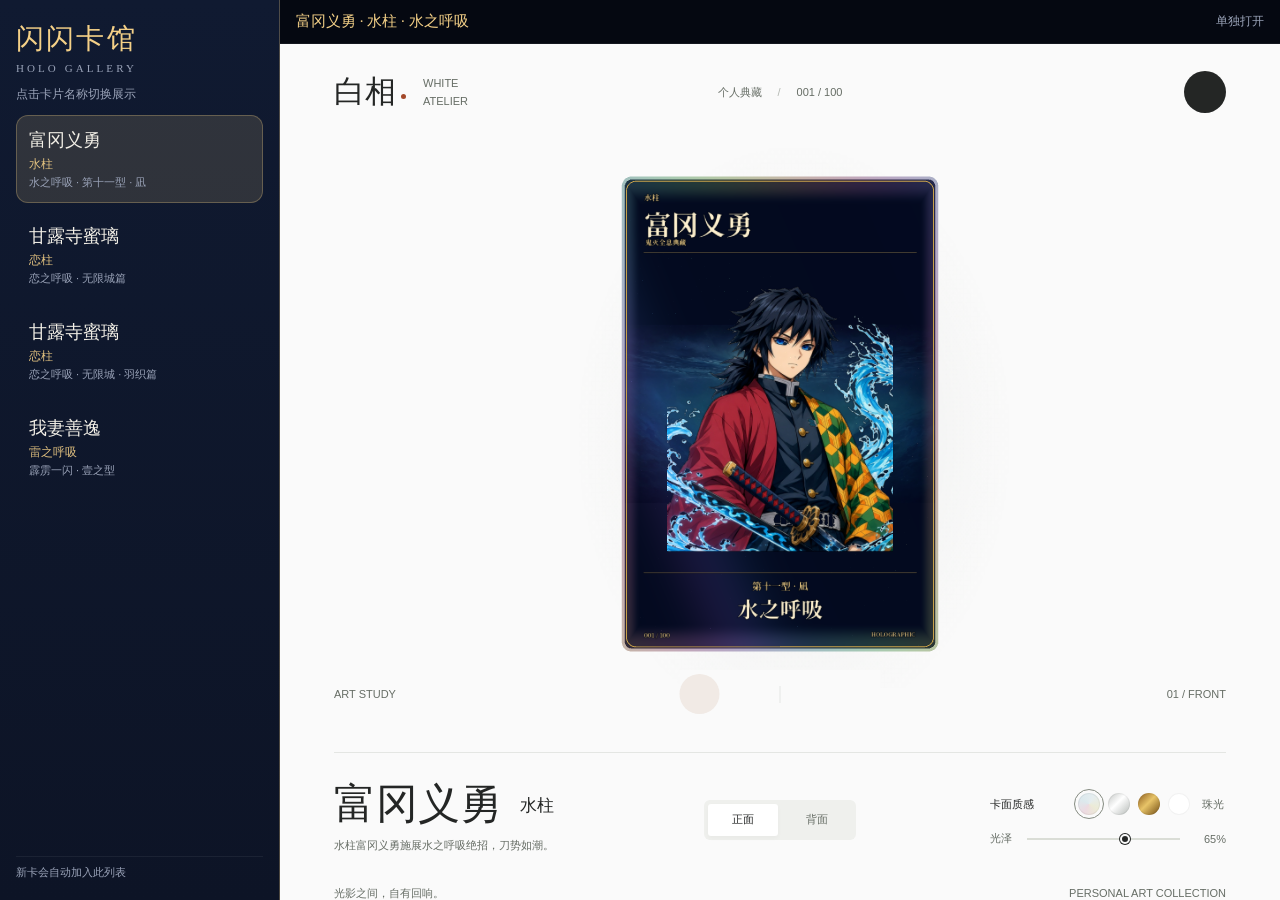
<file: index.html>
<!doctype html>
<html lang="zh-CN">
<head>
  <meta charset="utf-8" />
  <meta name="viewport" content="width=device-width,initial-scale=1" />
  <meta name="theme-color" content="#0b1020" />
  <title>闪闪卡馆 · Holo Gallery</title>
  <link rel="stylesheet" href="./gallery.css" />
</head>
<body>
  <div class="shell">
    <aside class="rail" aria-label="卡片列表">
      <header class="brand">
        <div class="brand-cn">闪闪卡馆</div>
        <div class="brand-en">HOLO GALLERY</div>
      </header>
      <p class="hint">点击卡片名称切换展示</p>
      <nav id="card-list" class="card-list"></nav>
      <footer class="rail-foot">新卡会自动加入此列表</footer>
    </aside>
    <main class="stage">
      <div class="stage-bar">
        <div id="stage-title" class="stage-title">加载中…</div>
        <a id="open-tab" class="open-tab" href="#" target="_blank" rel="noopener">单独打开</a>
      </div>
      <iframe id="viewer" class="viewer" title="闪卡预览" allow="fullscreen"></iframe>
    </main>
  </div>
  <script src="./gallery.js"></script>
</body>
</html>
</file>
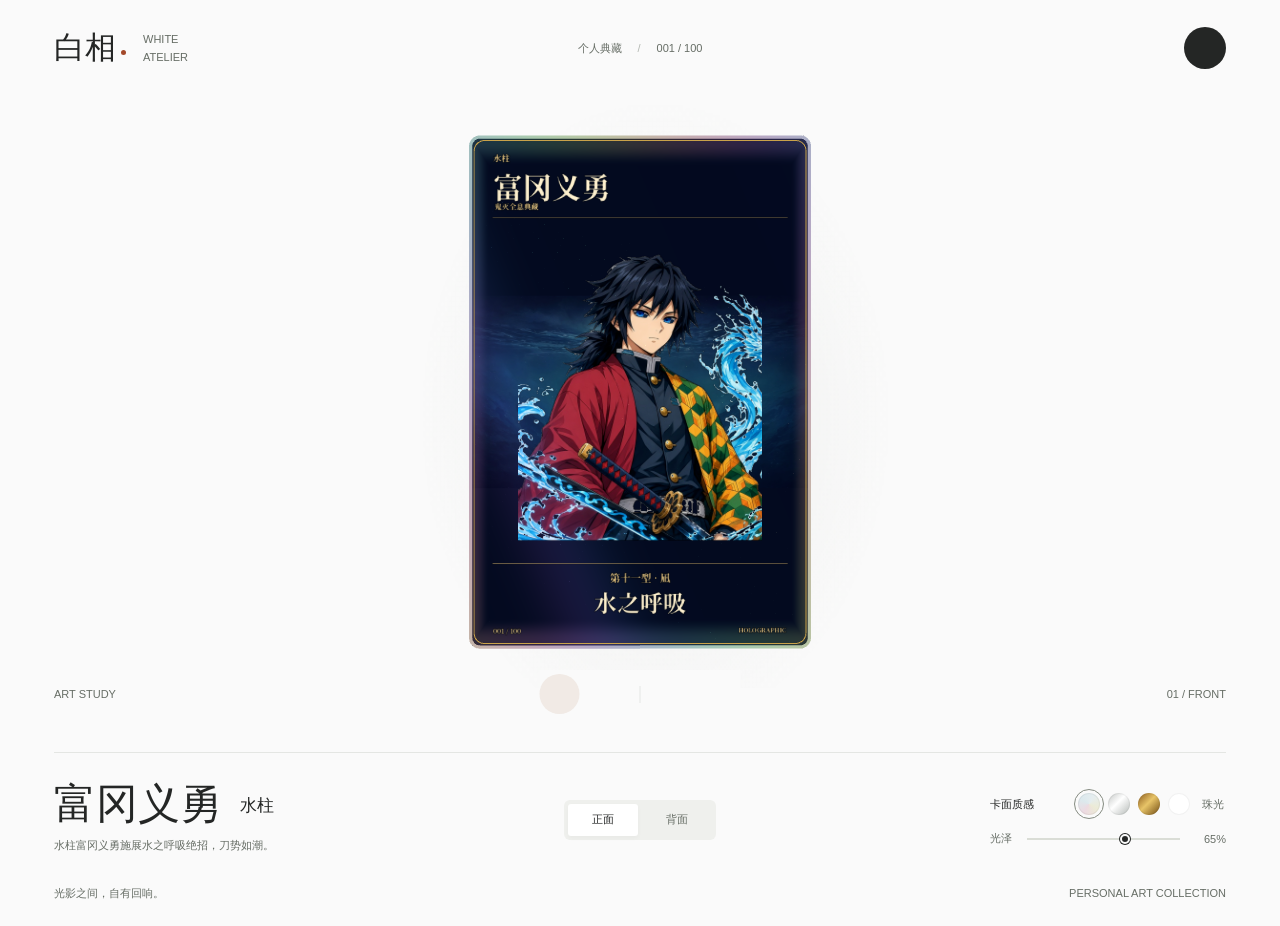
<file: cards/giyu-water-breathing/index.html>
<!doctype html>
<html lang="zh-CN">
  <head>
    <meta charset="utf-8" />
    <meta name="viewport" content="width=device-width,initial-scale=1" />
    <meta name="theme-color" content="#fafafa" />
    <title>富冈义勇 · 水之呼吸</title>
    <link rel="stylesheet" href="./style.css" />
    <script type="module" src="./app.bundle.js"></script>
  </head>
  <body>
    <header class="masthead">
      <a class="wordmark" href="./" aria-label="白相首页"
        ><span class="wordmark-cn">白相<span class="brand-dot"></span></span
        ><span class="wordmark-en">WHITE ATELIER</span></a
      >
      <span class="collection-label"
        >个人典藏 <span>/</span> <span id="edition">STUDY 001</span></span
      >
      <div class="header-actions">
        <button
          class="icon-button"
          id="info"
          aria-label="作品信息"
          title="作品信息"
          disabled
        >
          <i data-lucide="info"></i>
        </button>
        <button
          class="icon-button save-button"
          id="save"
          aria-label="保存卡片图片"
          title="保存卡片图片"
          disabled
        >
          <i data-lucide="download"></i>
        </button>
      </div>
    </header>
    <main>
      <section class="gallery" aria-label="卡片展台">
        <div
          class="stage"
          id="stage"
          tabindex="0"
          role="group"
          aria-label="可旋转的全息卡片"
        >
          <div id="loading" class="loading" role="status">
            <span class="loading-line"></span><span>正在装裱作品</span>
          </div>
        </div>
        <div class="stage-note" aria-hidden="true">
          <span>ART STUDY</span><span id="view-label">01 / FRONT</span>
        </div>
        <div class="tools" aria-label="卡片操作">
          <button
            class="icon-button"
            id="auto"
            aria-label="自动旋转"
            title="自动旋转"
            aria-pressed="false"
            disabled
          >
            <i data-lucide="play"></i>
          </button>
          <button
            class="icon-button"
            id="flip"
            aria-label="翻转卡片"
            title="翻转卡片"
            disabled
          >
            <i data-lucide="rotate-3d"></i>
          </button>
          <span class="tool-divider"></span>
          <button
            class="icon-button"
            id="reset"
            aria-label="重置视角和材质"
            title="重置视角和材质"
            disabled
          >
            <i data-lucide="rotate-ccw"></i>
          </button>
          <button
            class="icon-button"
            id="settings"
            aria-label="调整景深"
            title="调整景深"
            aria-controls="parameter-panel"
            aria-expanded="false"
            disabled
          >
            <i data-lucide="sliders-horizontal"></i>
          </button>
        </div>
        <div class="parameter-panel" id="parameter-panel" hidden>
          <div class="panel-heading">
            <span>景深与构图</span
            ><button
              id="close-settings"
              class="icon-button small"
              aria-label="关闭调整"
              title="关闭调整"
            >
              <i data-lucide="x"></i>
            </button>
          </div>
          <label class="range-row" for="scale"
            ><span>画面比例</span><output id="scale-value"></output
            ><input id="scale" type="range" min="0.95" max="1.35" step="0.01"
          /></label>
          <label class="range-row" for="depth"
            ><span>画面景深</span><output id="depth-value"></output
            ><input id="depth" type="range" min="-0.45" max="0.45" step="0.01"
          /></label>
          <label class="range-row" for="bg-depth"
            ><span>底纹景深</span><output id="bg-depth-value"></output
            ><input id="bg-depth" type="range" min="-0.4" max="0.4" step="0.01"
          /></label>
        </div>
      </section>
      <section class="artwork-bar" aria-label="作品与材质">
        <div class="artwork-title">
          <div class="title-line">
            <h1 id="card-title">BOND</h1>
            <span id="subtitle">共生</span>
          </div>
          <p id="description">光与影，彼此相依。</p>
        </div>
        <div class="face-picker" role="group" aria-label="卡片朝向">
          <button id="front" aria-pressed="true" disabled>正面</button
          ><button id="back" aria-pressed="false" disabled>背面</button>
        </div>
        <div class="finish-control">
          <div class="finish-heading">
            <span>卡面质感</span>
            <div class="swatches" role="group" aria-label="卡面材质">
              <button
                class="swatch pearl"
                data-finish="pearl"
                aria-pressed="true"
                aria-label="珠光"
                title="珠光"
                disabled
              ></button
              ><button
                class="swatch silver"
                data-finish="silver"
                aria-pressed="false"
                aria-label="银箔"
                title="银箔"
                disabled
              ></button
              ><button
                class="swatch gold"
                data-finish="gold"
                aria-pressed="true"
                aria-label="烫金"
                title="烫金"
                disabled
              ></button
              ><button
                class="swatch original"
                data-finish="original"
                aria-pressed="false"
                aria-label="原画"
                title="原画"
                disabled
              ></button>
            </div>
            <span id="finish-name">烫金</span>
          </div>
          <label class="foil-row" for="foil"
            ><span>光泽</span
            ><input
              id="foil"
              type="range"
              min="0"
              max="1"
              step="0.01"
              value="0.52"
              disabled
            /><output id="foil-value">52%</output></label
          >
        </div>
      </section>
    </main>
    <footer class="footer">
      <span>光影之间，自有回响。</span><span>PERSONAL ART COLLECTION</span>
    </footer>
    <dialog id="about" aria-labelledby="about-title">
      <button
        id="close-about"
        class="icon-button modal-close"
        aria-label="关闭作品信息"
        title="关闭作品信息"
      >
        <i data-lucide="x"></i>
      </button>
      <p class="dialog-mark">白相</p>
      <h2 id="about-title">共生 / BOND</h2>
      <p id="about-description"></p>
      <dl>
        <div>
          <dt>来源</dt>
          <dd>用户提供的参考作品</dd>
        </div>
        <div>
          <dt>呈现</dt>
          <dd>个人艺术卡片习作</dd>
        </div>
        <div>
          <dt>编号</dt>
          <dd id="about-edition">STUDY 001</dd>
        </div>
      </dl>
    </dialog>
    <div id="notice" role="status" class="notice" hidden></div>
    <script type="module" src="./app.bundle.js"></script>
  </body>
</html>
</file>
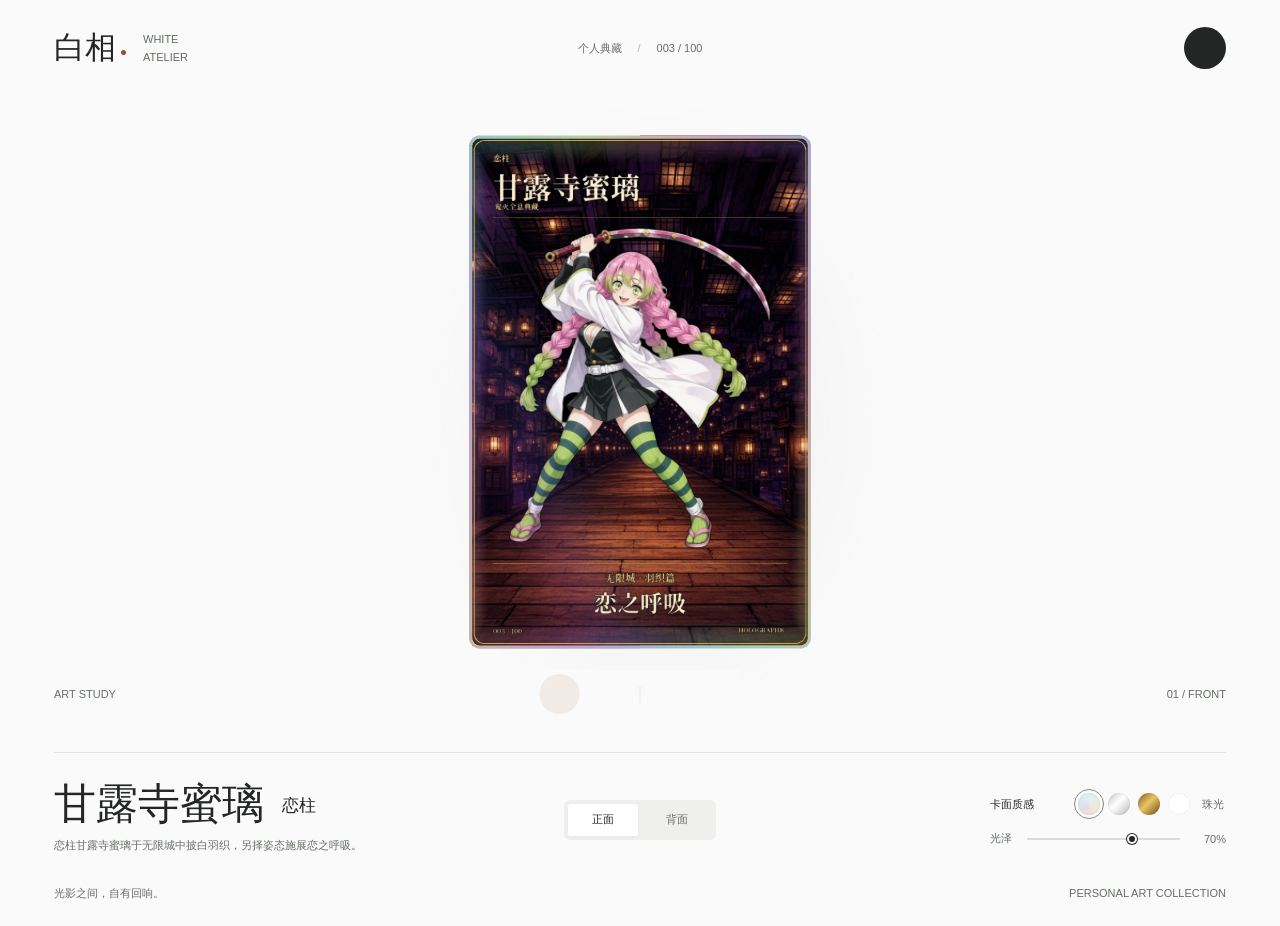
<file: cards/mitsuri-haori-infinity/index.html>
<!doctype html>
<html lang="zh-CN">
  <head>
    <meta charset="utf-8" />
    <meta name="viewport" content="width=device-width,initial-scale=1" />
    <meta name="theme-color" content="#fafafa" />
    <title>白相 · White Atelier</title>
    <link rel="stylesheet" href="./style.css" />
    <script type="module" src="./app.bundle.js"></script>
  </head>
  <body>
    <header class="masthead">
      <a class="wordmark" href="./" aria-label="白相首页"
        ><span class="wordmark-cn">白相<span class="brand-dot"></span></span
        ><span class="wordmark-en">WHITE ATELIER</span></a
      >
      <span class="collection-label"
        >个人典藏 <span>/</span> <span id="edition">STUDY 001</span></span
      >
      <div class="header-actions">
        <button
          class="icon-button"
          id="info"
          aria-label="作品信息"
          title="作品信息"
          disabled
        >
          <i data-lucide="info"></i>
        </button>
        <button
          class="icon-button save-button"
          id="save"
          aria-label="保存卡片图片"
          title="保存卡片图片"
          disabled
        >
          <i data-lucide="download"></i>
        </button>
      </div>
    </header>
    <main>
      <section class="gallery" aria-label="卡片展台">
        <div
          class="stage"
          id="stage"
          tabindex="0"
          role="group"
          aria-label="可旋转的全息卡片"
        >
          <div id="loading" class="loading" role="status">
            <span class="loading-line"></span><span>正在装裱作品</span>
          </div>
        </div>
        <div class="stage-note" aria-hidden="true">
          <span>ART STUDY</span><span id="view-label">01 / FRONT</span>
        </div>
        <div class="tools" aria-label="卡片操作">
          <button
            class="icon-button"
            id="auto"
            aria-label="自动旋转"
            title="自动旋转"
            aria-pressed="false"
            disabled
          >
            <i data-lucide="play"></i>
          </button>
          <button
            class="icon-button"
            id="flip"
            aria-label="翻转卡片"
            title="翻转卡片"
            disabled
          >
            <i data-lucide="rotate-3d"></i>
          </button>
          <span class="tool-divider"></span>
          <button
            class="icon-button"
            id="reset"
            aria-label="重置视角和材质"
            title="重置视角和材质"
            disabled
          >
            <i data-lucide="rotate-ccw"></i>
          </button>
          <button
            class="icon-button"
            id="settings"
            aria-label="调整景深"
            title="调整景深"
            aria-controls="parameter-panel"
            aria-expanded="false"
            disabled
          >
            <i data-lucide="sliders-horizontal"></i>
          </button>
        </div>
        <div class="parameter-panel" id="parameter-panel" hidden>
          <div class="panel-heading">
            <span>景深与构图</span
            ><button
              id="close-settings"
              class="icon-button small"
              aria-label="关闭调整"
              title="关闭调整"
            >
              <i data-lucide="x"></i>
            </button>
          </div>
          <label class="range-row" for="scale"
            ><span>画面比例</span><output id="scale-value"></output
            ><input id="scale" type="range" min="0.95" max="1.35" step="0.01"
          /></label>
          <label class="range-row" for="depth"
            ><span>画面景深</span><output id="depth-value"></output
            ><input id="depth" type="range" min="-0.45" max="0.45" step="0.01"
          /></label>
          <label class="range-row" for="bg-depth"
            ><span>底纹景深</span><output id="bg-depth-value"></output
            ><input id="bg-depth" type="range" min="-0.4" max="0.4" step="0.01"
          /></label>
        </div>
      </section>
      <section class="artwork-bar" aria-label="作品与材质">
        <div class="artwork-title">
          <div class="title-line">
            <h1 id="card-title">BOND</h1>
            <span id="subtitle">共生</span>
          </div>
          <p id="description">光与影，彼此相依。</p>
        </div>
        <div class="face-picker" role="group" aria-label="卡片朝向">
          <button id="front" aria-pressed="true" disabled>正面</button
          ><button id="back" aria-pressed="false" disabled>背面</button>
        </div>
        <div class="finish-control">
          <div class="finish-heading">
            <span>卡面质感</span>
            <div class="swatches" role="group" aria-label="卡面材质">
              <button
                class="swatch pearl"
                data-finish="pearl"
                aria-pressed="true"
                aria-label="珠光"
                title="珠光"
                disabled
              ></button
              ><button
                class="swatch silver"
                data-finish="silver"
                aria-pressed="false"
                aria-label="银箔"
                title="银箔"
                disabled
              ></button
              ><button
                class="swatch gold"
                data-finish="gold"
                aria-pressed="true"
                aria-label="烫金"
                title="烫金"
                disabled
              ></button
              ><button
                class="swatch original"
                data-finish="original"
                aria-pressed="false"
                aria-label="原画"
                title="原画"
                disabled
              ></button>
            </div>
            <span id="finish-name">烫金</span>
          </div>
          <label class="foil-row" for="foil"
            ><span>光泽</span
            ><input
              id="foil"
              type="range"
              min="0"
              max="1"
              step="0.01"
              value="0.52"
              disabled
            /><output id="foil-value">52%</output></label
          >
        </div>
      </section>
    </main>
    <footer class="footer">
      <span>光影之间，自有回响。</span><span>PERSONAL ART COLLECTION</span>
    </footer>
    <dialog id="about" aria-labelledby="about-title">
      <button
        id="close-about"
        class="icon-button modal-close"
        aria-label="关闭作品信息"
        title="关闭作品信息"
      >
        <i data-lucide="x"></i>
      </button>
      <p class="dialog-mark">白相</p>
      <h2 id="about-title">共生 / BOND</h2>
      <p id="about-description"></p>
      <dl>
        <div>
          <dt>来源</dt>
          <dd>用户提供的参考作品</dd>
        </div>
        <div>
          <dt>呈现</dt>
          <dd>个人艺术卡片习作</dd>
        </div>
        <div>
          <dt>编号</dt>
          <dd id="about-edition">STUDY 001</dd>
        </div>
      </dl>
    </dialog>
    <div id="notice" role="status" class="notice" hidden></div>
    <script type="module" src="./app.bundle.js"></script>
  </body>
</html>
</file>
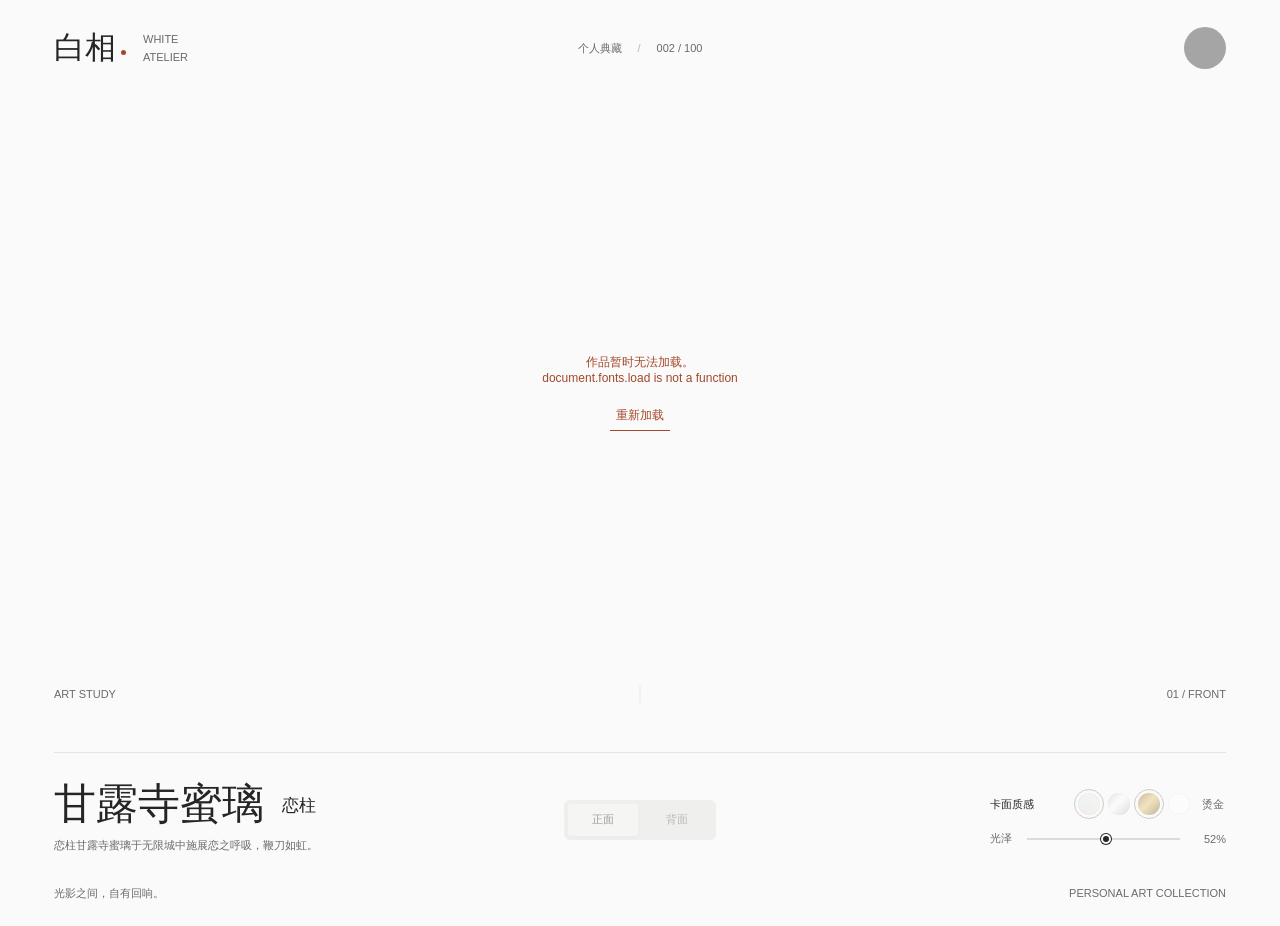
<file: cards/mitsuri-infinity-castle/index.html>
<!doctype html>
<html lang="zh-CN">
  <head>
    <meta charset="utf-8" />
    <meta name="viewport" content="width=device-width,initial-scale=1" />
    <meta name="theme-color" content="#fafafa" />
    <title>甘露寺蜜璃 · 恋之呼吸</title>
    <link rel="stylesheet" href="./style.css" />
    <script type="module" src="./app.bundle.js"></script>
  </head>
  <body>
    <header class="masthead">
      <a class="wordmark" href="./" aria-label="白相首页"
        ><span class="wordmark-cn">白相<span class="brand-dot"></span></span
        ><span class="wordmark-en">WHITE ATELIER</span></a
      >
      <span class="collection-label"
        >个人典藏 <span>/</span> <span id="edition">STUDY 001</span></span
      >
      <div class="header-actions">
        <button
          class="icon-button"
          id="info"
          aria-label="作品信息"
          title="作品信息"
          disabled
        >
          <i data-lucide="info"></i>
        </button>
        <button
          class="icon-button save-button"
          id="save"
          aria-label="保存卡片图片"
          title="保存卡片图片"
          disabled
        >
          <i data-lucide="download"></i>
        </button>
      </div>
    </header>
    <main>
      <section class="gallery" aria-label="卡片展台">
        <div
          class="stage"
          id="stage"
          tabindex="0"
          role="group"
          aria-label="可旋转的全息卡片"
        >
          <div id="loading" class="loading" role="status">
            <span class="loading-line"></span><span>正在装裱作品</span>
          </div>
        </div>
        <div class="stage-note" aria-hidden="true">
          <span>ART STUDY</span><span id="view-label">01 / FRONT</span>
        </div>
        <div class="tools" aria-label="卡片操作">
          <button
            class="icon-button"
            id="auto"
            aria-label="自动旋转"
            title="自动旋转"
            aria-pressed="false"
            disabled
          >
            <i data-lucide="play"></i>
          </button>
          <button
            class="icon-button"
            id="flip"
            aria-label="翻转卡片"
            title="翻转卡片"
            disabled
          >
            <i data-lucide="rotate-3d"></i>
          </button>
          <span class="tool-divider"></span>
          <button
            class="icon-button"
            id="reset"
            aria-label="重置视角和材质"
            title="重置视角和材质"
            disabled
          >
            <i data-lucide="rotate-ccw"></i>
          </button>
          <button
            class="icon-button"
            id="settings"
            aria-label="调整景深"
            title="调整景深"
            aria-controls="parameter-panel"
            aria-expanded="false"
            disabled
          >
            <i data-lucide="sliders-horizontal"></i>
          </button>
        </div>
        <div class="parameter-panel" id="parameter-panel" hidden>
          <div class="panel-heading">
            <span>景深与构图</span
            ><button
              id="close-settings"
              class="icon-button small"
              aria-label="关闭调整"
              title="关闭调整"
            >
              <i data-lucide="x"></i>
            </button>
          </div>
          <label class="range-row" for="scale"
            ><span>画面比例</span><output id="scale-value"></output
            ><input id="scale" type="range" min="0.95" max="1.35" step="0.01"
          /></label>
          <label class="range-row" for="depth"
            ><span>画面景深</span><output id="depth-value"></output
            ><input id="depth" type="range" min="-0.45" max="0.45" step="0.01"
          /></label>
          <label class="range-row" for="bg-depth"
            ><span>底纹景深</span><output id="bg-depth-value"></output
            ><input id="bg-depth" type="range" min="-0.4" max="0.4" step="0.01"
          /></label>
        </div>
      </section>
      <section class="artwork-bar" aria-label="作品与材质">
        <div class="artwork-title">
          <div class="title-line">
            <h1 id="card-title">BOND</h1>
            <span id="subtitle">共生</span>
          </div>
          <p id="description">光与影，彼此相依。</p>
        </div>
        <div class="face-picker" role="group" aria-label="卡片朝向">
          <button id="front" aria-pressed="true" disabled>正面</button
          ><button id="back" aria-pressed="false" disabled>背面</button>
        </div>
        <div class="finish-control">
          <div class="finish-heading">
            <span>卡面质感</span>
            <div class="swatches" role="group" aria-label="卡面材质">
              <button
                class="swatch pearl"
                data-finish="pearl"
                aria-pressed="true"
                aria-label="珠光"
                title="珠光"
                disabled
              ></button
              ><button
                class="swatch silver"
                data-finish="silver"
                aria-pressed="false"
                aria-label="银箔"
                title="银箔"
                disabled
              ></button
              ><button
                class="swatch gold"
                data-finish="gold"
                aria-pressed="true"
                aria-label="烫金"
                title="烫金"
                disabled
              ></button
              ><button
                class="swatch original"
                data-finish="original"
                aria-pressed="false"
                aria-label="原画"
                title="原画"
                disabled
              ></button>
            </div>
            <span id="finish-name">烫金</span>
          </div>
          <label class="foil-row" for="foil"
            ><span>光泽</span
            ><input
              id="foil"
              type="range"
              min="0"
              max="1"
              step="0.01"
              value="0.52"
              disabled
            /><output id="foil-value">52%</output></label
          >
        </div>
      </section>
    </main>
    <footer class="footer">
      <span>光影之间，自有回响。</span><span>PERSONAL ART COLLECTION</span>
    </footer>
    <dialog id="about" aria-labelledby="about-title">
      <button
        id="close-about"
        class="icon-button modal-close"
        aria-label="关闭作品信息"
        title="关闭作品信息"
      >
        <i data-lucide="x"></i>
      </button>
      <p class="dialog-mark">白相</p>
      <h2 id="about-title">共生 / BOND</h2>
      <p id="about-description"></p>
      <dl>
        <div>
          <dt>来源</dt>
          <dd>用户提供的参考作品</dd>
        </div>
        <div>
          <dt>呈现</dt>
          <dd>个人艺术卡片习作</dd>
        </div>
        <div>
          <dt>编号</dt>
          <dd id="about-edition">STUDY 001</dd>
        </div>
      </dl>
    </dialog>
    <div id="notice" role="status" class="notice" hidden></div>
    <script type="module" src="./app.bundle.js"></script>
  </body>
</html>
</file>
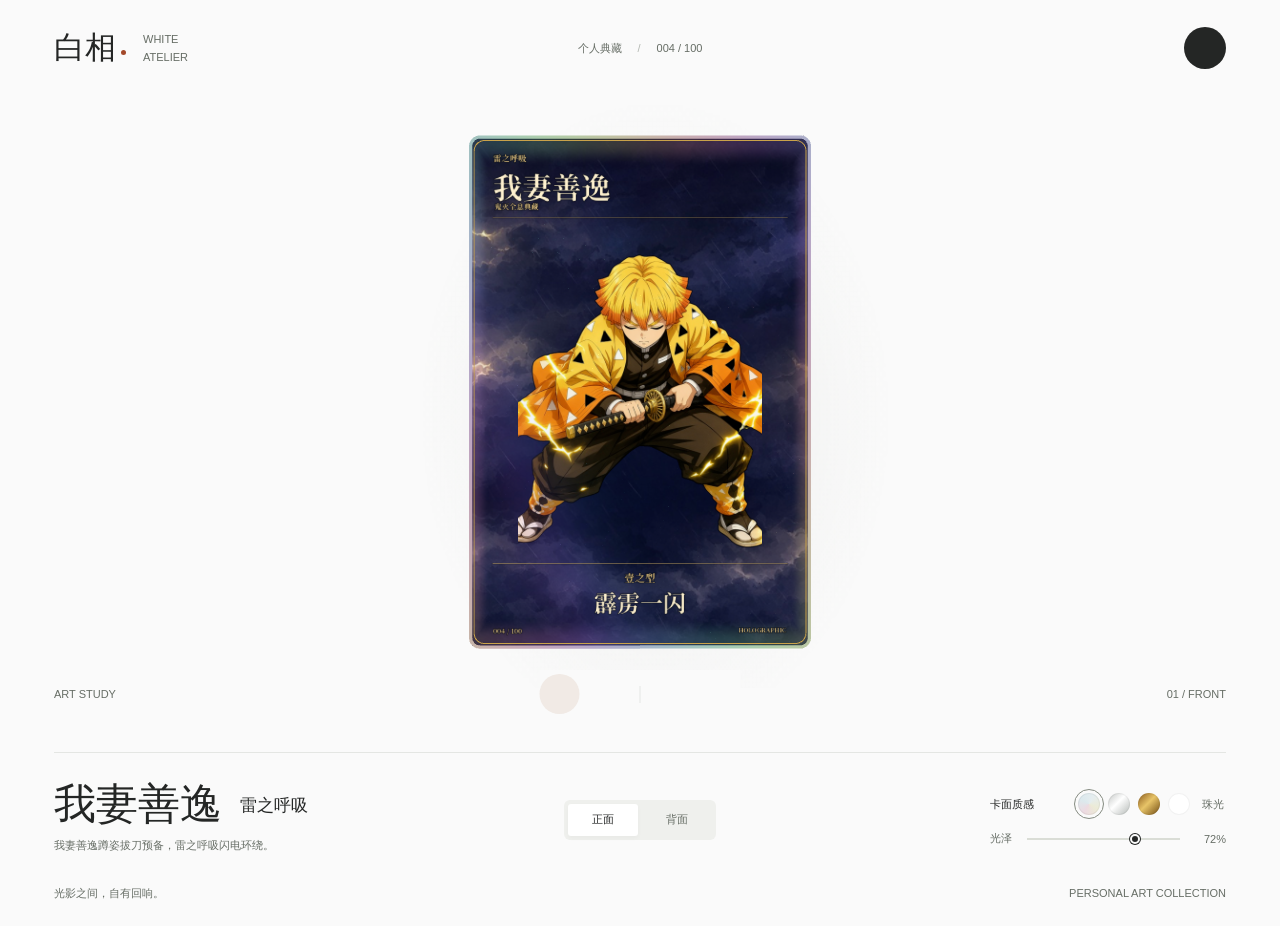
<file: cards/zenitsu-thunder/index.html>
<!doctype html>
<html lang="zh-CN">
  <head>
    <meta charset="utf-8" />
    <meta name="viewport" content="width=device-width,initial-scale=1" />
    <meta name="theme-color" content="#fafafa" />
    <title>我妻善逸 · 霹雳一闪</title>
    <link rel="stylesheet" href="./style.css" />
    <script type="module" src="./app.bundle.js"></script>
  </head>
  <body>
    <header class="masthead">
      <a class="wordmark" href="./" aria-label="白相首页"
        ><span class="wordmark-cn">白相<span class="brand-dot"></span></span
        ><span class="wordmark-en">WHITE ATELIER</span></a
      >
      <span class="collection-label"
        >个人典藏 <span>/</span> <span id="edition">STUDY 001</span></span
      >
      <div class="header-actions">
        <button
          class="icon-button"
          id="info"
          aria-label="作品信息"
          title="作品信息"
          disabled
        >
          <i data-lucide="info"></i>
        </button>
        <button
          class="icon-button save-button"
          id="save"
          aria-label="保存卡片图片"
          title="保存卡片图片"
          disabled
        >
          <i data-lucide="download"></i>
        </button>
      </div>
    </header>
    <main>
      <section class="gallery" aria-label="卡片展台">
        <div
          class="stage"
          id="stage"
          tabindex="0"
          role="group"
          aria-label="可旋转的全息卡片"
        >
          <div id="loading" class="loading" role="status">
            <span class="loading-line"></span><span>正在装裱作品</span>
          </div>
        </div>
        <div class="stage-note" aria-hidden="true">
          <span>ART STUDY</span><span id="view-label">01 / FRONT</span>
        </div>
        <div class="tools" aria-label="卡片操作">
          <button
            class="icon-button"
            id="auto"
            aria-label="自动旋转"
            title="自动旋转"
            aria-pressed="false"
            disabled
          >
            <i data-lucide="play"></i>
          </button>
          <button
            class="icon-button"
            id="flip"
            aria-label="翻转卡片"
            title="翻转卡片"
            disabled
          >
            <i data-lucide="rotate-3d"></i>
          </button>
          <span class="tool-divider"></span>
          <button
            class="icon-button"
            id="reset"
            aria-label="重置视角和材质"
            title="重置视角和材质"
            disabled
          >
            <i data-lucide="rotate-ccw"></i>
          </button>
          <button
            class="icon-button"
            id="settings"
            aria-label="调整景深"
            title="调整景深"
            aria-controls="parameter-panel"
            aria-expanded="false"
            disabled
          >
            <i data-lucide="sliders-horizontal"></i>
          </button>
        </div>
        <div class="parameter-panel" id="parameter-panel" hidden>
          <div class="panel-heading">
            <span>景深与构图</span
            ><button
              id="close-settings"
              class="icon-button small"
              aria-label="关闭调整"
              title="关闭调整"
            >
              <i data-lucide="x"></i>
            </button>
          </div>
          <label class="range-row" for="scale"
            ><span>画面比例</span><output id="scale-value"></output
            ><input id="scale" type="range" min="0.95" max="1.35" step="0.01"
          /></label>
          <label class="range-row" for="depth"
            ><span>画面景深</span><output id="depth-value"></output
            ><input id="depth" type="range" min="-0.45" max="0.45" step="0.01"
          /></label>
          <label class="range-row" for="bg-depth"
            ><span>底纹景深</span><output id="bg-depth-value"></output
            ><input id="bg-depth" type="range" min="-0.4" max="0.4" step="0.01"
          /></label>
        </div>
      </section>
      <section class="artwork-bar" aria-label="作品与材质">
        <div class="artwork-title">
          <div class="title-line">
            <h1 id="card-title">BOND</h1>
            <span id="subtitle">共生</span>
          </div>
          <p id="description">光与影，彼此相依。</p>
        </div>
        <div class="face-picker" role="group" aria-label="卡片朝向">
          <button id="front" aria-pressed="true" disabled>正面</button
          ><button id="back" aria-pressed="false" disabled>背面</button>
        </div>
        <div class="finish-control">
          <div class="finish-heading">
            <span>卡面质感</span>
            <div class="swatches" role="group" aria-label="卡面材质">
              <button
                class="swatch pearl"
                data-finish="pearl"
                aria-pressed="true"
                aria-label="珠光"
                title="珠光"
                disabled
              ></button
              ><button
                class="swatch silver"
                data-finish="silver"
                aria-pressed="false"
                aria-label="银箔"
                title="银箔"
                disabled
              ></button
              ><button
                class="swatch gold"
                data-finish="gold"
                aria-pressed="true"
                aria-label="烫金"
                title="烫金"
                disabled
              ></button
              ><button
                class="swatch original"
                data-finish="original"
                aria-pressed="false"
                aria-label="原画"
                title="原画"
                disabled
              ></button>
            </div>
            <span id="finish-name">烫金</span>
          </div>
          <label class="foil-row" for="foil"
            ><span>光泽</span
            ><input
              id="foil"
              type="range"
              min="0"
              max="1"
              step="0.01"
              value="0.52"
              disabled
            /><output id="foil-value">52%</output></label
          >
        </div>
      </section>
    </main>
    <footer class="footer">
      <span>光影之间，自有回响。</span><span>PERSONAL ART COLLECTION</span>
    </footer>
    <dialog id="about" aria-labelledby="about-title">
      <button
        id="close-about"
        class="icon-button modal-close"
        aria-label="关闭作品信息"
        title="关闭作品信息"
      >
        <i data-lucide="x"></i>
      </button>
      <p class="dialog-mark">白相</p>
      <h2 id="about-title">共生 / BOND</h2>
      <p id="about-description"></p>
      <dl>
        <div>
          <dt>来源</dt>
          <dd>用户提供的参考作品</dd>
        </div>
        <div>
          <dt>呈现</dt>
          <dd>个人艺术卡片习作</dd>
        </div>
        <div>
          <dt>编号</dt>
          <dd id="about-edition">STUDY 001</dd>
        </div>
      </dl>
    </dialog>
    <div id="notice" role="status" class="notice" hidden></div>
    <script type="module" src="./app.bundle.js"></script>
  </body>
</html>
</file>
<file: gallery.css>
:root {
  --bg: #070b16;
  --rail: #0d1426;
  --line: rgba(244, 208, 135, 0.28);
  --gold: #f4d087;
  --text: #f3f0e7;
  --muted: #9aa3b8;
  --active: rgba(244, 208, 135, 0.14);
}
* { box-sizing: border-box; }
html, body { height: 100%; margin: 0; background: var(--bg); color: var(--text);
  font-family: "Noto Serif SC", "Songti SC", "Source Han Serif SC", serif; }
.shell { display: grid; grid-template-columns: 280px 1fr; height: 100%; }
.rail { background: linear-gradient(180deg, #101a31, var(--rail)); border-right: 1px solid var(--line);
  padding: 20px 16px; display: flex; flex-direction: column; gap: 12px; overflow: auto; }
.brand-cn { font-size: 28px; letter-spacing: 0.08em; color: var(--gold); }
.brand-en { font-size: 11px; letter-spacing: 0.28em; color: var(--muted); margin-top: 4px; }
.hint { margin: 0; font-size: 12px; color: var(--muted); }
.card-list { display: flex; flex-direction: column; gap: 8px; flex: 1; }
.card-btn { appearance: none; border: 1px solid transparent; background: transparent; color: inherit;
  text-align: left; padding: 12px 12px; border-radius: 12px; cursor: pointer; transition: .15s ease; }
.card-btn:hover { background: rgba(255,255,255,0.04); border-color: rgba(255,255,255,0.06); }
.card-btn.active { background: var(--active); border-color: var(--line); }
.card-btn .t { display: block; font-size: 18px; }
.card-btn .s { display: block; margin-top: 4px; font-size: 12px; color: var(--gold); opacity: .9; }
.card-btn .x { display: block; margin-top: 2px; font-size: 11px; color: var(--muted); }
.rail-foot { font-size: 11px; color: var(--muted); padding-top: 8px; border-top: 1px solid rgba(255,255,255,0.06); }
.stage { display: grid; grid-template-rows: auto 1fr; min-width: 0; min-height: 0; }
.stage-bar { display: flex; align-items: center; justify-content: space-between; gap: 12px;
  padding: 12px 16px; border-bottom: 1px solid rgba(255,255,255,0.06); background: rgba(0,0,0,0.25); }
.stage-title { font-size: 15px; color: var(--gold); }
.open-tab { color: var(--muted); text-decoration: none; font-size: 12px; }
.open-tab:hover { color: var(--text); }
.viewer { width: 100%; height: 100%; border: 0; background: #000; }
@media (max-width: 860px) {
  .shell { grid-template-columns: 1fr; grid-template-rows: auto 1fr; }
  .rail { border-right: 0; border-bottom: 1px solid var(--line); max-height: 42vh; }
}
</file>
<file: cards/giyu-water-breathing/style.css>
@font-face {
  font-family: Atelier;
  src: url("[data-uri]") format("woff2");
  font-weight: 500;
  font-display: swap;
}
:root {
  color-scheme: light;
  --paper: #fafafa;
  --ink: #242625;
  --muted: #666d65;
  --line: #e4e6e3;
  --accent: #a34829;
  --focus: #42645b;
  --control: #f0f1ee;
  font-family: "Helvetica Neue", "PingFang SC", "Microsoft YaHei", sans-serif;
  color: var(--ink);
  background: var(--paper);
  font-synthesis: none;
  letter-spacing: 0;
}
* {
  box-sizing: border-box;
}
body {
  margin: 0;
  min-width: 320px;
}
button,
input,
a {
  -webkit-tap-highlight-color: transparent;
}
button {
  font: inherit;
  color: inherit;
  cursor: pointer;
}
button:disabled {
  opacity: 0.4;
  cursor: wait;
}
button,
a,
input {
  touch-action: manipulation;
}
button {
  border: 0;
  background: none;
}
button:focus-visible,
a:focus-visible,
[tabindex]:focus-visible {
  outline: 2px solid var(--focus);
  outline-offset: 5px;
}
input:focus-visible {
  outline: 2px solid var(--focus);
  outline-offset: 5px;
}
::selection {
  background: #e6ddd7;
  color: #242625;
}
button,
a {
  color: inherit;
}
a {
  text-decoration: none;
}
svg {
  width: 19px;
  height: 19px;
  stroke-width: 1.5;
  display: block;
}
button svg {
  pointer-events: none;
}
[hidden] {
  display: none !important;
}
.masthead {
  height: 96px;
  display: grid;
  grid-template-columns: 1fr auto 1fr;
  align-items: center;
  padding: 0 54px;
  position: relative;
  z-index: 2;
}
.wordmark {
  display: flex;
  align-items: center;
  gap: 17px;
  width: max-content;
}
.wordmark-cn {
  font-family: "Songti SC", "STSong", serif;
  font-size: 31px;
  position: relative;
  white-space: nowrap;
}
.brand-dot {
  display: inline-block;
  width: 5px;
  height: 5px;
  background: var(--accent);
  border-radius: 50%;
  margin: 0 0 3px 5px;
}
.wordmark-en {
  font-size: 11px;
  font-weight: 500;
  color: var(--muted);
  max-width: 60px;
  line-height: 1.65;
}
.collection-label {
  font-size: 11px;
  color: var(--muted);
  display: flex;
  gap: 16px;
  align-items: center;
  font-variant-numeric: tabular-nums;
}
.collection-label > span:first-child {
  color: #b4b8b2;
}
.header-actions {
  justify-self: end;
  display: flex;
  gap: 10px;
}
.icon-button {
  width: 42px;
  height: 42px;
  display: inline-grid;
  place-items: center;
  border-radius: 50%;
  transition:
    background 0.18s,
    color 0.18s;
}
.icon-button:hover:not(:disabled) {
  background: #e9ebe6;
}
.icon-button[aria-pressed="true"] {
  color: var(--accent);
  background: #f1eae5;
}
.save-button {
  background: var(--ink);
  color: #fff;
}
.save-button:hover:not(:disabled) {
  background: #474a44;
  color: white;
}
.gallery {
  height: calc(100svh - 278px);
  min-height: 440px;
  max-height: 850px;
  position: relative;
}
.stage {
  position: absolute;
  inset: 0 0 30px;
  outline-offset: -10px !important;
  cursor: grab;
  touch-action: pan-y;
}
.stage.dragging {
  cursor: grabbing;
  touch-action: none;
}
.stage canvas {
  width: 100%;
  height: 100%;
  display: block;
}
/* CSS-3D fallback card (WebGL unavailable): layered 3D without the engine.
   background/effects/subject/text float at their own translateZ offsets, the
   whole card tilts under the pointer and flips to a gold back. */
.fallback3d {
  position: absolute;
  inset: 0;
  perspective: 1000px;
  display: flex;
  align-items: center;
  justify-content: center;
  padding: 26px 40px;
}
.flipper3d {
  position: relative;
  height: 100%;
  aspect-ratio: 2 / 3;
  max-width: 100%;
  transform-style: preserve-3d;
  will-change: transform;
}
.card3d {
  position: absolute;
  inset: 0;
  transform-style: preserve-3d;
  will-change: transform;
}
.face3d {
  position: absolute;
  inset: 0;
  transform-style: preserve-3d;
  backface-visibility: hidden;
  -webkit-backface-visibility: hidden;
  box-shadow:
    0 30px 60px -22px rgba(36, 38, 37, 0.4),
    0 6px 14px rgba(36, 38, 37, 0.14);
}
.layer3d {
  position: absolute;
  inset: 0;
  will-change: transform;
}
.layer3d img {
  position: absolute;
  inset: 0;
  width: 100%;
  height: 100%;
  object-fit: cover;
  display: block;
}
/* Gold-foil laminate: per-finish tint + a cursor-following sheen. */
.foil3d {
  position: absolute;
  inset: 0;
  transform: translateZ(0);
  pointer-events: none;
  opacity: var(--foil-amount, 0.6);
}
.foil3d::after {
  content: "";
  position: absolute;
  inset: 0;
  background: radial-gradient(
    55% 40% at var(--mx, 50%) var(--my, 45%),
    rgba(255, 238, 190, 0.65),
    transparent 70%
  );
  mix-blend-mode: screen;
}
.finish-gold .foil3d {
  background: linear-gradient(
    118deg,
    rgba(230, 180, 80, 0.55),
    rgba(201, 162, 74, 0.18) 45%,
    rgba(255, 244, 210, 0.12) 70%
  );
  mix-blend-mode: overlay;
}
.finish-silver .foil3d {
  background: linear-gradient(
    118deg,
    rgba(210, 214, 220, 0.5),
    rgba(180, 186, 192, 0.16) 45%,
    rgba(245, 248, 252, 0.14) 70%
  );
  mix-blend-mode: soft-light;
}
.finish-pearl .foil3d {
  background: linear-gradient(
    118deg,
    rgba(255, 255, 255, 0.4),
    rgba(200, 205, 215, 0.12) 50%,
    rgba(255, 255, 255, 0.3) 75%
  );
  mix-blend-mode: soft-light;
}
.finish-original .foil3d {
  display: none;
}
.back3d {
  transform: rotateY(180deg);
  background: linear-gradient(135deg, #d8b45e, #f0d89a 38%, #b78a3a 70%, #e3c06b);
}
.back3d::before {
  content: "";
  position: absolute;
  inset: 0;
  background: repeating-linear-gradient(
    115deg,
    rgba(255, 255, 255, 0.14) 0 2px,
    transparent 2px 14px
  );
}
.back-mark {
  position: absolute;
  inset: 0;
  display: flex;
  align-items: center;
  justify-content: center;
  font-family: Atelier, "Songti SC", serif;
  font-size: 34px;
  letter-spacing: 0.3em;
  color: rgba(90, 62, 12, 0.85);
}
@media (max-width: 760px) {
  .fallback3d {
    padding: 18px 22px;
  }
  .flipper3d {
    width: 100%;
    height: auto;
    aspect-ratio: 2 / 3;
  }
}
.stage-note {
  position: absolute;
  inset: auto 54px 18px;
  pointer-events: none;
  display: flex;
  justify-content: space-between;
  font-size: 11px;
  color: var(--muted);
  font-variant-numeric: tabular-nums;
}
.tools {
  position: absolute;
  left: 50%;
  bottom: 0;
  transform: translateX(-50%);
  display: flex;
  align-items: center;
  gap: 7px;
  height: 48px;
  z-index: 3;
  background: var(--paper);
}
.tool-divider {
  height: 17px;
  width: 1px;
  background: var(--line);
  margin: 0 6px;
}
.tools .icon-button {
  width: 40px;
  height: 40px;
}
.loading {
  position: absolute;
  inset: 0;
  display: flex;
  flex-direction: column;
  align-items: center;
  justify-content: center;
  gap: 20px;
  font-size: 12px;
  color: var(--muted);
  white-space: pre-line;
  text-align: center;
  padding: 24px;
}
.loading-line {
  width: 50px;
  height: 1px;
  background: var(--ink);
  animation: loading 1.3s ease-in-out infinite;
  transform-origin: center;
}
.loading.error {
  color: var(--accent);
  gap: 16px;
}
.loading.error button {
  border-bottom: 1px solid currentColor;
  padding: 6px;
}
.parameter-panel {
  position: absolute;
  z-index: 5;
  bottom: 61px;
  left: calc(50% + 68px);
  width: 266px;
  padding: 20px 22px 24px;
  background: #fff;
  border-radius: 8px;
  box-shadow: 0 12px 45px #20261b1a;
}
.panel-heading {
  display: flex;
  align-items: center;
  justify-content: space-between;
  font-size: 12px;
  margin-bottom: 13px;
}
.small {
  width: 26px;
  height: 26px;
}
.small svg {
  width: 16px;
  height: 16px;
}
.range-row {
  display: grid;
  grid-template-columns: 1fr auto;
  gap: 12px;
  font-size: 11px;
  margin-top: 18px;
}
.range-row output {
  font-variant-numeric: tabular-nums;
  color: var(--muted);
}
.range-row input {
  grid-column: 1/-1;
  width: 100%;
  margin: 0;
}
.artwork-bar {
  margin: 34px 54px 0;
  border-top: 1px solid var(--line);
  padding-top: 26px;
  display: grid;
  grid-template-columns: 1fr auto 1fr;
  align-items: center;
  gap: 30px;
  min-height: 108px;
}
.title-line {
  display: flex;
  align-items: center;
  gap: 18px;
}
.title-line h1 {
  font:
    500 42px/0.95 Atelier,
    Georgia,
    serif;
  margin: 0;
  overflow-wrap: anywhere;
  max-width: 22ch;
}
.title-line > span {
  font-family: "Songti SC", "STSong", serif;
  font-size: 17px;
  flex-shrink: 0;
}
.artwork-title p {
  font-size: 11px;
  color: var(--muted);
  margin: 12px 0 0;
  line-height: 1.5;
}
.face-picker {
  display: flex;
  align-items: center;
  gap: 4px;
  background: #eff0ed;
  padding: 4px;
  border-radius: 6px;
}
.face-picker button {
  min-width: 70px;
  height: 32px;
  border-radius: 3px;
  color: var(--muted);
  font-size: 11px;
}
.face-picker button[aria-pressed="true"] {
  background: white;
  color: var(--ink);
  box-shadow: 0 2px 5px #21251c08;
}
.finish-control {
  width: 236px;
  justify-self: end;
  display: grid;
  gap: 16px;
}
.finish-heading {
  display: flex;
  align-items: center;
  font-size: 11px;
  gap: 12px;
}
.finish-heading > span:first-child {
  margin-right: auto;
}
.finish-heading > span:last-child {
  min-width: 24px;
  color: var(--muted);
  font-size: 11px;
}
.swatches {
  display: flex;
  align-items: center;
  gap: 8px;
}
.swatch {
  width: 22px;
  height: 22px;
  border-radius: 50%;
  position: relative;
  box-shadow: inset 0 0 0 1px #0000000e;
}
.swatch[aria-pressed="true"]:after {
  content: "";
  position: absolute;
  inset: -4px;
  border: 1px solid #858b81;
  border-radius: 50%;
}
.swatch.pearl {
  background: conic-gradient(
    from 30deg,
    #e5edef,
    #ecebd6,
    #eddae1,
    #dce9ed,
    #e5edef
  );
}
.swatch.silver {
  background: linear-gradient(135deg, #c3c6c4, #fff 44%, #b4b9b6);
}
.swatch.gold {
  background: linear-gradient(135deg, #8a5a1c, #e8c468 46%, #6f4a12);
}
.swatch.original {
  background: #fff;
}
.foil-row {
  display: flex;
  align-items: center;
  gap: 15px;
  font-size: 11px;
  color: var(--muted);
}
.foil-row input {
  width: 100%;
  min-width: 40px;
  margin: 0;
}
.foil-row output {
  min-width: 31px;
  text-align: right;
  font-variant-numeric: tabular-nums;
}
.foil-row > span {
  white-space: nowrap;
}
input[type="range"] {
  appearance: none;
  height: 2px;
  background: #daddd6;
  border: 0;
  accent-color: var(--ink);
  cursor: pointer;
}
input[type="range"]::-webkit-slider-thumb {
  appearance: none;
  width: 10px;
  height: 10px;
  border-radius: 50%;
  background: var(--ink);
  border: 2px solid var(--paper);
  box-shadow: 0 0 0 1px var(--ink);
}
input[type="range"]::-moz-range-thumb {
  width: 7px;
  height: 7px;
  border-radius: 50%;
  background: var(--ink);
  border: 1px solid var(--paper);
}
.footer {
  height: 66px;
  margin: 0 54px;
  display: flex;
  justify-content: space-between;
  align-items: center;
  font-size: 11px;
  color: var(--muted);
}
.footer span:last-child {
  font-size: 11px;
}
.notice {
  position: fixed;
  bottom: 26px;
  left: 50%;
  transform: translateX(-50%);
  background: var(--ink);
  color: white;
  padding: 13px 23px;
  border-radius: 6px;
  font-size: 12px;
  z-index: 30;
  max-width: calc(100% - 32px);
  text-align: center;
}
dialog {
  border: 0;
  border-radius: 8px;
  max-width: calc(100% - 40px);
  width: 400px;
  padding: 40px;
  box-shadow: 0 20px 90px #20261b29;
  color: var(--ink);
  background: #fff;
}
dialog::backdrop {
  background: #30342d33;
}
.modal-close {
  position: absolute;
  right: 14px;
  top: 14px;
}
.dialog-mark {
  font:
    27px "Songti SC",
    serif;
  margin: 0 0 34px;
}
dialog h2 {
  font:
    500 27px Atelier,
    "Songti SC",
    serif;
}
dialog > p:not(.dialog-mark) {
  font-size: 13px;
  color: var(--muted);
  line-height: 1.8;
}
dialog dl {
  margin: 30px 0 0;
  padding-top: 14px;
  border-top: 1px solid var(--line);
}
dialog dl > div {
  display: flex;
  justify-content: space-between;
  margin: 13px 0;
  font-size: 11px;
}
dialog dt {
  color: var(--muted);
}
dialog dd {
  margin: 0;
}
dialog h2,
dialog dd {
  overflow-wrap: anywhere;
}
@keyframes loading {
  50% {
    transform: scaleX(0.35);
    opacity: 0.35;
  }
}
@media (min-width: 1600px) {
  .masthead {
    padding: 0 72px;
  }
  .artwork-bar,
  .footer {
    margin-left: 72px;
    margin-right: 72px;
  }
  .stage-note {
    left: 72px;
    right: 72px;
  }
}
@media (max-width: 760px) {
  .masthead {
    height: 78px;
    padding: 0 24px;
    grid-template-columns: 1fr auto;
  }
  .wordmark-cn {
    font-size: 27px;
  }
  .wordmark {
    gap: 12px;
  }
  .wordmark-en {
    font-size: 11px;
  }
  .collection-label {
    display: none;
  }
  .header-actions {
    gap: 5px;
  }
  .header-actions .icon-button {
    width: 38px;
    height: 38px;
  }
  .gallery {
    height: calc(100svh - 330px);
    min-height: 375px;
    max-height: 680px;
  }
  .stage {
    bottom: 42px;
  }
  .stage-note {
    display: none;
  }
  .stage-note > span:first-child {
    display: none;
  }
  .stage-note > span:last-child {
    margin-left: auto;
  }
  .tools {
    bottom: 0;
  }
  .artwork-bar {
    margin: 20px 24px 0;
    padding-top: 24px;
    grid-template-columns: 1fr auto;
    gap: 25px 14px;
    min-height: 0;
  }
  .title-line {
    gap: 13px;
  }
  .title-line h1 {
    font-size: 34px;
  }
  .title-line > span {
    font-size: 15px;
  }
  .artwork-title p {
    font-size: 11px;
    margin-top: 9px;
  }
  .face-picker button {
    min-width: 51px;
    height: 30px;
  }
  .finish-control {
    grid-column: 1/-1;
    width: 100%;
    grid-template-columns: 1fr 1fr;
    gap: 30px;
  }
  .finish-heading {
    gap: 10px;
  }
  .finish-heading > span:first-child {
    font-size: 11px;
  }
  .finish-heading > span:last-child {
    display: none;
  }
  .swatch {
    width: 19px;
    height: 19px;
  }
  .swatches {
    gap: 10px;
  }
  .foil-row {
    gap: 11px;
  }
  .footer {
    height: 62px;
    margin: 0 24px;
    font-size: 11px;
  }
  .footer span:last-child {
    font-size: 11px;
  }
  .parameter-panel {
    position: static;
    transform: none;
    width: calc(100% - 48px);
    margin: 28px auto 0;
    box-shadow: none;
    background: #f1f2ee;
  }
}
@media (max-width: 365px) {
  .masthead {
    padding: 0 18px;
  }
  .artwork-bar,
  .footer {
    margin-left: 18px;
    margin-right: 18px;
  }
  .finish-control {
    gap: 20px;
  }
  .wordmark-en {
    display: none;
  }
  .face-picker button {
    min-width: 46px;
  }
  .title-line h1 {
    font-size: 30px;
  }
}
@media (prefers-reduced-motion: reduce) {
  *,
  *:before,
  *:after {
    animation: none !important;
    transition: none !important;
    scroll-behavior: auto !important;
  }
}
</file>
<file: cards/mitsuri-haori-infinity/style.css>
@font-face {
  font-family: Atelier;
  src: url("[data-uri]") format("woff2");
  font-weight: 500;
  font-display: swap;
}
:root {
  color-scheme: light;
  --paper: #fafafa;
  --ink: #242625;
  --muted: #666d65;
  --line: #e4e6e3;
  --accent: #a34829;
  --focus: #42645b;
  --control: #f0f1ee;
  font-family: "Helvetica Neue", "PingFang SC", "Microsoft YaHei", sans-serif;
  color: var(--ink);
  background: var(--paper);
  font-synthesis: none;
  letter-spacing: 0;
}
* {
  box-sizing: border-box;
}
body {
  margin: 0;
  min-width: 320px;
}
button,
input,
a {
  -webkit-tap-highlight-color: transparent;
}
button {
  font: inherit;
  color: inherit;
  cursor: pointer;
}
button:disabled {
  opacity: 0.4;
  cursor: wait;
}
button,
a,
input {
  touch-action: manipulation;
}
button {
  border: 0;
  background: none;
}
button:focus-visible,
a:focus-visible,
[tabindex]:focus-visible {
  outline: 2px solid var(--focus);
  outline-offset: 5px;
}
input:focus-visible {
  outline: 2px solid var(--focus);
  outline-offset: 5px;
}
::selection {
  background: #e6ddd7;
  color: #242625;
}
button,
a {
  color: inherit;
}
a {
  text-decoration: none;
}
svg {
  width: 19px;
  height: 19px;
  stroke-width: 1.5;
  display: block;
}
button svg {
  pointer-events: none;
}
[hidden] {
  display: none !important;
}
.masthead {
  height: 96px;
  display: grid;
  grid-template-columns: 1fr auto 1fr;
  align-items: center;
  padding: 0 54px;
  position: relative;
  z-index: 2;
}
.wordmark {
  display: flex;
  align-items: center;
  gap: 17px;
  width: max-content;
}
.wordmark-cn {
  font-family: "Songti SC", "STSong", serif;
  font-size: 31px;
  position: relative;
  white-space: nowrap;
}
.brand-dot {
  display: inline-block;
  width: 5px;
  height: 5px;
  background: var(--accent);
  border-radius: 50%;
  margin: 0 0 3px 5px;
}
.wordmark-en {
  font-size: 11px;
  font-weight: 500;
  color: var(--muted);
  max-width: 60px;
  line-height: 1.65;
}
.collection-label {
  font-size: 11px;
  color: var(--muted);
  display: flex;
  gap: 16px;
  align-items: center;
  font-variant-numeric: tabular-nums;
}
.collection-label > span:first-child {
  color: #b4b8b2;
}
.header-actions {
  justify-self: end;
  display: flex;
  gap: 10px;
}
.icon-button {
  width: 42px;
  height: 42px;
  display: inline-grid;
  place-items: center;
  border-radius: 50%;
  transition:
    background 0.18s,
    color 0.18s;
}
.icon-button:hover:not(:disabled) {
  background: #e9ebe6;
}
.icon-button[aria-pressed="true"] {
  color: var(--accent);
  background: #f1eae5;
}
.save-button {
  background: var(--ink);
  color: #fff;
}
.save-button:hover:not(:disabled) {
  background: #474a44;
  color: white;
}
.gallery {
  height: calc(100svh - 278px);
  min-height: 440px;
  max-height: 850px;
  position: relative;
}
.stage {
  position: absolute;
  inset: 0 0 30px;
  outline-offset: -10px !important;
  cursor: grab;
  touch-action: pan-y;
}
.stage.dragging {
  cursor: grabbing;
  touch-action: none;
}
.stage canvas {
  width: 100%;
  height: 100%;
  display: block;
}
/* CSS-3D fallback card (WebGL unavailable): layered 3D without the engine.
   background/effects/subject/text float at their own translateZ offsets, the
   whole card tilts under the pointer and flips to a gold back. */
.fallback3d {
  position: absolute;
  inset: 0;
  perspective: 1000px;
  display: flex;
  align-items: center;
  justify-content: center;
  padding: 26px 40px;
}
.flipper3d {
  position: relative;
  height: 100%;
  aspect-ratio: 2 / 3;
  max-width: 100%;
  transform-style: preserve-3d;
  will-change: transform;
}
.card3d {
  position: absolute;
  inset: 0;
  transform-style: preserve-3d;
  will-change: transform;
}
.face3d {
  position: absolute;
  inset: 0;
  transform-style: preserve-3d;
  backface-visibility: hidden;
  -webkit-backface-visibility: hidden;
  box-shadow:
    0 30px 60px -22px rgba(36, 38, 37, 0.4),
    0 6px 14px rgba(36, 38, 37, 0.14);
}
.layer3d {
  position: absolute;
  inset: 0;
  will-change: transform;
}
.layer3d img {
  position: absolute;
  inset: 0;
  width: 100%;
  height: 100%;
  object-fit: cover;
  display: block;
}
/* Gold-foil laminate: per-finish tint + a cursor-following sheen. */
.foil3d {
  position: absolute;
  inset: 0;
  transform: translateZ(0);
  pointer-events: none;
  opacity: var(--foil-amount, 0.6);
}
.foil3d::after {
  content: "";
  position: absolute;
  inset: 0;
  background: radial-gradient(
    55% 40% at var(--mx, 50%) var(--my, 45%),
    rgba(255, 238, 190, 0.65),
    transparent 70%
  );
  mix-blend-mode: screen;
}
.finish-gold .foil3d {
  background: linear-gradient(
    118deg,
    rgba(230, 180, 80, 0.55),
    rgba(201, 162, 74, 0.18) 45%,
    rgba(255, 244, 210, 0.12) 70%
  );
  mix-blend-mode: overlay;
}
.finish-silver .foil3d {
  background: linear-gradient(
    118deg,
    rgba(210, 214, 220, 0.5),
    rgba(180, 186, 192, 0.16) 45%,
    rgba(245, 248, 252, 0.14) 70%
  );
  mix-blend-mode: soft-light;
}
.finish-pearl .foil3d {
  background: linear-gradient(
    118deg,
    rgba(255, 255, 255, 0.4),
    rgba(200, 205, 215, 0.12) 50%,
    rgba(255, 255, 255, 0.3) 75%
  );
  mix-blend-mode: soft-light;
}
.finish-original .foil3d {
  display: none;
}
.back3d {
  transform: rotateY(180deg);
  background: linear-gradient(135deg, #d8b45e, #f0d89a 38%, #b78a3a 70%, #e3c06b);
}
.back3d::before {
  content: "";
  position: absolute;
  inset: 0;
  background: repeating-linear-gradient(
    115deg,
    rgba(255, 255, 255, 0.14) 0 2px,
    transparent 2px 14px
  );
}
.back-mark {
  position: absolute;
  inset: 0;
  display: flex;
  align-items: center;
  justify-content: center;
  font-family: Atelier, "Songti SC", serif;
  font-size: 34px;
  letter-spacing: 0.3em;
  color: rgba(90, 62, 12, 0.85);
}
@media (max-width: 760px) {
  .fallback3d {
    padding: 18px 22px;
  }
  .flipper3d {
    width: 100%;
    height: auto;
    aspect-ratio: 2 / 3;
  }
}
.stage-note {
  position: absolute;
  inset: auto 54px 18px;
  pointer-events: none;
  display: flex;
  justify-content: space-between;
  font-size: 11px;
  color: var(--muted);
  font-variant-numeric: tabular-nums;
}
.tools {
  position: absolute;
  left: 50%;
  bottom: 0;
  transform: translateX(-50%);
  display: flex;
  align-items: center;
  gap: 7px;
  height: 48px;
  z-index: 3;
  background: var(--paper);
}
.tool-divider {
  height: 17px;
  width: 1px;
  background: var(--line);
  margin: 0 6px;
}
.tools .icon-button {
  width: 40px;
  height: 40px;
}
.loading {
  position: absolute;
  inset: 0;
  display: flex;
  flex-direction: column;
  align-items: center;
  justify-content: center;
  gap: 20px;
  font-size: 12px;
  color: var(--muted);
  white-space: pre-line;
  text-align: center;
  padding: 24px;
}
.loading-line {
  width: 50px;
  height: 1px;
  background: var(--ink);
  animation: loading 1.3s ease-in-out infinite;
  transform-origin: center;
}
.loading.error {
  color: var(--accent);
  gap: 16px;
}
.loading.error button {
  border-bottom: 1px solid currentColor;
  padding: 6px;
}
.parameter-panel {
  position: absolute;
  z-index: 5;
  bottom: 61px;
  left: calc(50% + 68px);
  width: 266px;
  padding: 20px 22px 24px;
  background: #fff;
  border-radius: 8px;
  box-shadow: 0 12px 45px #20261b1a;
}
.panel-heading {
  display: flex;
  align-items: center;
  justify-content: space-between;
  font-size: 12px;
  margin-bottom: 13px;
}
.small {
  width: 26px;
  height: 26px;
}
.small svg {
  width: 16px;
  height: 16px;
}
.range-row {
  display: grid;
  grid-template-columns: 1fr auto;
  gap: 12px;
  font-size: 11px;
  margin-top: 18px;
}
.range-row output {
  font-variant-numeric: tabular-nums;
  color: var(--muted);
}
.range-row input {
  grid-column: 1/-1;
  width: 100%;
  margin: 0;
}
.artwork-bar {
  margin: 34px 54px 0;
  border-top: 1px solid var(--line);
  padding-top: 26px;
  display: grid;
  grid-template-columns: 1fr auto 1fr;
  align-items: center;
  gap: 30px;
  min-height: 108px;
}
.title-line {
  display: flex;
  align-items: center;
  gap: 18px;
}
.title-line h1 {
  font:
    500 42px/0.95 Atelier,
    Georgia,
    serif;
  margin: 0;
  overflow-wrap: anywhere;
  max-width: 22ch;
}
.title-line > span {
  font-family: "Songti SC", "STSong", serif;
  font-size: 17px;
  flex-shrink: 0;
}
.artwork-title p {
  font-size: 11px;
  color: var(--muted);
  margin: 12px 0 0;
  line-height: 1.5;
}
.face-picker {
  display: flex;
  align-items: center;
  gap: 4px;
  background: #eff0ed;
  padding: 4px;
  border-radius: 6px;
}
.face-picker button {
  min-width: 70px;
  height: 32px;
  border-radius: 3px;
  color: var(--muted);
  font-size: 11px;
}
.face-picker button[aria-pressed="true"] {
  background: white;
  color: var(--ink);
  box-shadow: 0 2px 5px #21251c08;
}
.finish-control {
  width: 236px;
  justify-self: end;
  display: grid;
  gap: 16px;
}
.finish-heading {
  display: flex;
  align-items: center;
  font-size: 11px;
  gap: 12px;
}
.finish-heading > span:first-child {
  margin-right: auto;
}
.finish-heading > span:last-child {
  min-width: 24px;
  color: var(--muted);
  font-size: 11px;
}
.swatches {
  display: flex;
  align-items: center;
  gap: 8px;
}
.swatch {
  width: 22px;
  height: 22px;
  border-radius: 50%;
  position: relative;
  box-shadow: inset 0 0 0 1px #0000000e;
}
.swatch[aria-pressed="true"]:after {
  content: "";
  position: absolute;
  inset: -4px;
  border: 1px solid #858b81;
  border-radius: 50%;
}
.swatch.pearl {
  background: conic-gradient(
    from 30deg,
    #e5edef,
    #ecebd6,
    #eddae1,
    #dce9ed,
    #e5edef
  );
}
.swatch.silver {
  background: linear-gradient(135deg, #c3c6c4, #fff 44%, #b4b9b6);
}
.swatch.gold {
  background: linear-gradient(135deg, #8a5a1c, #e8c468 46%, #6f4a12);
}
.swatch.original {
  background: #fff;
}
.foil-row {
  display: flex;
  align-items: center;
  gap: 15px;
  font-size: 11px;
  color: var(--muted);
}
.foil-row input {
  width: 100%;
  min-width: 40px;
  margin: 0;
}
.foil-row output {
  min-width: 31px;
  text-align: right;
  font-variant-numeric: tabular-nums;
}
.foil-row > span {
  white-space: nowrap;
}
input[type="range"] {
  appearance: none;
  height: 2px;
  background: #daddd6;
  border: 0;
  accent-color: var(--ink);
  cursor: pointer;
}
input[type="range"]::-webkit-slider-thumb {
  appearance: none;
  width: 10px;
  height: 10px;
  border-radius: 50%;
  background: var(--ink);
  border: 2px solid var(--paper);
  box-shadow: 0 0 0 1px var(--ink);
}
input[type="range"]::-moz-range-thumb {
  width: 7px;
  height: 7px;
  border-radius: 50%;
  background: var(--ink);
  border: 1px solid var(--paper);
}
.footer {
  height: 66px;
  margin: 0 54px;
  display: flex;
  justify-content: space-between;
  align-items: center;
  font-size: 11px;
  color: var(--muted);
}
.footer span:last-child {
  font-size: 11px;
}
.notice {
  position: fixed;
  bottom: 26px;
  left: 50%;
  transform: translateX(-50%);
  background: var(--ink);
  color: white;
  padding: 13px 23px;
  border-radius: 6px;
  font-size: 12px;
  z-index: 30;
  max-width: calc(100% - 32px);
  text-align: center;
}
dialog {
  border: 0;
  border-radius: 8px;
  max-width: calc(100% - 40px);
  width: 400px;
  padding: 40px;
  box-shadow: 0 20px 90px #20261b29;
  color: var(--ink);
  background: #fff;
}
dialog::backdrop {
  background: #30342d33;
}
.modal-close {
  position: absolute;
  right: 14px;
  top: 14px;
}
.dialog-mark {
  font:
    27px "Songti SC",
    serif;
  margin: 0 0 34px;
}
dialog h2 {
  font:
    500 27px Atelier,
    "Songti SC",
    serif;
}
dialog > p:not(.dialog-mark) {
  font-size: 13px;
  color: var(--muted);
  line-height: 1.8;
}
dialog dl {
  margin: 30px 0 0;
  padding-top: 14px;
  border-top: 1px solid var(--line);
}
dialog dl > div {
  display: flex;
  justify-content: space-between;
  margin: 13px 0;
  font-size: 11px;
}
dialog dt {
  color: var(--muted);
}
dialog dd {
  margin: 0;
}
dialog h2,
dialog dd {
  overflow-wrap: anywhere;
}
@keyframes loading {
  50% {
    transform: scaleX(0.35);
    opacity: 0.35;
  }
}
@media (min-width: 1600px) {
  .masthead {
    padding: 0 72px;
  }
  .artwork-bar,
  .footer {
    margin-left: 72px;
    margin-right: 72px;
  }
  .stage-note {
    left: 72px;
    right: 72px;
  }
}
@media (max-width: 760px) {
  .masthead {
    height: 78px;
    padding: 0 24px;
    grid-template-columns: 1fr auto;
  }
  .wordmark-cn {
    font-size: 27px;
  }
  .wordmark {
    gap: 12px;
  }
  .wordmark-en {
    font-size: 11px;
  }
  .collection-label {
    display: none;
  }
  .header-actions {
    gap: 5px;
  }
  .header-actions .icon-button {
    width: 38px;
    height: 38px;
  }
  .gallery {
    height: calc(100svh - 330px);
    min-height: 375px;
    max-height: 680px;
  }
  .stage {
    bottom: 42px;
  }
  .stage-note {
    display: none;
  }
  .stage-note > span:first-child {
    display: none;
  }
  .stage-note > span:last-child {
    margin-left: auto;
  }
  .tools {
    bottom: 0;
  }
  .artwork-bar {
    margin: 20px 24px 0;
    padding-top: 24px;
    grid-template-columns: 1fr auto;
    gap: 25px 14px;
    min-height: 0;
  }
  .title-line {
    gap: 13px;
  }
  .title-line h1 {
    font-size: 34px;
  }
  .title-line > span {
    font-size: 15px;
  }
  .artwork-title p {
    font-size: 11px;
    margin-top: 9px;
  }
  .face-picker button {
    min-width: 51px;
    height: 30px;
  }
  .finish-control {
    grid-column: 1/-1;
    width: 100%;
    grid-template-columns: 1fr 1fr;
    gap: 30px;
  }
  .finish-heading {
    gap: 10px;
  }
  .finish-heading > span:first-child {
    font-size: 11px;
  }
  .finish-heading > span:last-child {
    display: none;
  }
  .swatch {
    width: 19px;
    height: 19px;
  }
  .swatches {
    gap: 10px;
  }
  .foil-row {
    gap: 11px;
  }
  .footer {
    height: 62px;
    margin: 0 24px;
    font-size: 11px;
  }
  .footer span:last-child {
    font-size: 11px;
  }
  .parameter-panel {
    position: static;
    transform: none;
    width: calc(100% - 48px);
    margin: 28px auto 0;
    box-shadow: none;
    background: #f1f2ee;
  }
}
@media (max-width: 365px) {
  .masthead {
    padding: 0 18px;
  }
  .artwork-bar,
  .footer {
    margin-left: 18px;
    margin-right: 18px;
  }
  .finish-control {
    gap: 20px;
  }
  .wordmark-en {
    display: none;
  }
  .face-picker button {
    min-width: 46px;
  }
  .title-line h1 {
    font-size: 30px;
  }
}
@media (prefers-reduced-motion: reduce) {
  *,
  *:before,
  *:after {
    animation: none !important;
    transition: none !important;
    scroll-behavior: auto !important;
  }
}
</file>
<file: cards/mitsuri-infinity-castle/style.css>
@font-face {
  font-family: Atelier;
  src: url("[data-uri]") format("woff2");
  font-weight: 500;
  font-display: swap;
}
:root {
  color-scheme: light;
  --paper: #fafafa;
  --ink: #242625;
  --muted: #666d65;
  --line: #e4e6e3;
  --accent: #a34829;
  --focus: #42645b;
  --control: #f0f1ee;
  font-family: "Helvetica Neue", "PingFang SC", "Microsoft YaHei", sans-serif;
  color: var(--ink);
  background: var(--paper);
  font-synthesis: none;
  letter-spacing: 0;
}
* {
  box-sizing: border-box;
}
body {
  margin: 0;
  min-width: 320px;
}
button,
input,
a {
  -webkit-tap-highlight-color: transparent;
}
button {
  font: inherit;
  color: inherit;
  cursor: pointer;
}
button:disabled {
  opacity: 0.4;
  cursor: wait;
}
button,
a,
input {
  touch-action: manipulation;
}
button {
  border: 0;
  background: none;
}
button:focus-visible,
a:focus-visible,
[tabindex]:focus-visible {
  outline: 2px solid var(--focus);
  outline-offset: 5px;
}
input:focus-visible {
  outline: 2px solid var(--focus);
  outline-offset: 5px;
}
::selection {
  background: #e6ddd7;
  color: #242625;
}
button,
a {
  color: inherit;
}
a {
  text-decoration: none;
}
svg {
  width: 19px;
  height: 19px;
  stroke-width: 1.5;
  display: block;
}
button svg {
  pointer-events: none;
}
[hidden] {
  display: none !important;
}
.masthead {
  height: 96px;
  display: grid;
  grid-template-columns: 1fr auto 1fr;
  align-items: center;
  padding: 0 54px;
  position: relative;
  z-index: 2;
}
.wordmark {
  display: flex;
  align-items: center;
  gap: 17px;
  width: max-content;
}
.wordmark-cn {
  font-family: "Songti SC", "STSong", serif;
  font-size: 31px;
  position: relative;
  white-space: nowrap;
}
.brand-dot {
  display: inline-block;
  width: 5px;
  height: 5px;
  background: var(--accent);
  border-radius: 50%;
  margin: 0 0 3px 5px;
}
.wordmark-en {
  font-size: 11px;
  font-weight: 500;
  color: var(--muted);
  max-width: 60px;
  line-height: 1.65;
}
.collection-label {
  font-size: 11px;
  color: var(--muted);
  display: flex;
  gap: 16px;
  align-items: center;
  font-variant-numeric: tabular-nums;
}
.collection-label > span:first-child {
  color: #b4b8b2;
}
.header-actions {
  justify-self: end;
  display: flex;
  gap: 10px;
}
.icon-button {
  width: 42px;
  height: 42px;
  display: inline-grid;
  place-items: center;
  border-radius: 50%;
  transition:
    background 0.18s,
    color 0.18s;
}
.icon-button:hover:not(:disabled) {
  background: #e9ebe6;
}
.icon-button[aria-pressed="true"] {
  color: var(--accent);
  background: #f1eae5;
}
.save-button {
  background: var(--ink);
  color: #fff;
}
.save-button:hover:not(:disabled) {
  background: #474a44;
  color: white;
}
.gallery {
  height: calc(100svh - 278px);
  min-height: 440px;
  max-height: 850px;
  position: relative;
}
.stage {
  position: absolute;
  inset: 0 0 30px;
  outline-offset: -10px !important;
  cursor: grab;
  touch-action: pan-y;
}
.stage.dragging {
  cursor: grabbing;
  touch-action: none;
}
.stage canvas {
  width: 100%;
  height: 100%;
  display: block;
}
/* CSS-3D fallback card (WebGL unavailable): layered 3D without the engine.
   background/effects/subject/text float at their own translateZ offsets, the
   whole card tilts under the pointer and flips to a gold back. */
.fallback3d {
  position: absolute;
  inset: 0;
  perspective: 1000px;
  display: flex;
  align-items: center;
  justify-content: center;
  padding: 26px 40px;
}
.flipper3d {
  position: relative;
  height: 100%;
  aspect-ratio: 2 / 3;
  max-width: 100%;
  transform-style: preserve-3d;
  will-change: transform;
}
.card3d {
  position: absolute;
  inset: 0;
  transform-style: preserve-3d;
  will-change: transform;
}
.face3d {
  position: absolute;
  inset: 0;
  transform-style: preserve-3d;
  backface-visibility: hidden;
  -webkit-backface-visibility: hidden;
  box-shadow:
    0 30px 60px -22px rgba(36, 38, 37, 0.4),
    0 6px 14px rgba(36, 38, 37, 0.14);
}
.layer3d {
  position: absolute;
  inset: 0;
  will-change: transform;
}
.layer3d img {
  position: absolute;
  inset: 0;
  width: 100%;
  height: 100%;
  object-fit: cover;
  display: block;
}
/* Gold-foil laminate: per-finish tint + a cursor-following sheen. */
.foil3d {
  position: absolute;
  inset: 0;
  transform: translateZ(0);
  pointer-events: none;
  opacity: var(--foil-amount, 0.6);
}
.foil3d::after {
  content: "";
  position: absolute;
  inset: 0;
  background: radial-gradient(
    55% 40% at var(--mx, 50%) var(--my, 45%),
    rgba(255, 238, 190, 0.65),
    transparent 70%
  );
  mix-blend-mode: screen;
}
.finish-gold .foil3d {
  background: linear-gradient(
    118deg,
    rgba(230, 180, 80, 0.55),
    rgba(201, 162, 74, 0.18) 45%,
    rgba(255, 244, 210, 0.12) 70%
  );
  mix-blend-mode: overlay;
}
.finish-silver .foil3d {
  background: linear-gradient(
    118deg,
    rgba(210, 214, 220, 0.5),
    rgba(180, 186, 192, 0.16) 45%,
    rgba(245, 248, 252, 0.14) 70%
  );
  mix-blend-mode: soft-light;
}
.finish-pearl .foil3d {
  background: linear-gradient(
    118deg,
    rgba(255, 255, 255, 0.4),
    rgba(200, 205, 215, 0.12) 50%,
    rgba(255, 255, 255, 0.3) 75%
  );
  mix-blend-mode: soft-light;
}
.finish-original .foil3d {
  display: none;
}
.back3d {
  transform: rotateY(180deg);
  background: linear-gradient(135deg, #d8b45e, #f0d89a 38%, #b78a3a 70%, #e3c06b);
}
.back3d::before {
  content: "";
  position: absolute;
  inset: 0;
  background: repeating-linear-gradient(
    115deg,
    rgba(255, 255, 255, 0.14) 0 2px,
    transparent 2px 14px
  );
}
.back-mark {
  position: absolute;
  inset: 0;
  display: flex;
  align-items: center;
  justify-content: center;
  font-family: Atelier, "Songti SC", serif;
  font-size: 34px;
  letter-spacing: 0.3em;
  color: rgba(90, 62, 12, 0.85);
}
@media (max-width: 760px) {
  .fallback3d {
    padding: 18px 22px;
  }
  .flipper3d {
    width: 100%;
    height: auto;
    aspect-ratio: 2 / 3;
  }
}
.stage-note {
  position: absolute;
  inset: auto 54px 18px;
  pointer-events: none;
  display: flex;
  justify-content: space-between;
  font-size: 11px;
  color: var(--muted);
  font-variant-numeric: tabular-nums;
}
.tools {
  position: absolute;
  left: 50%;
  bottom: 0;
  transform: translateX(-50%);
  display: flex;
  align-items: center;
  gap: 7px;
  height: 48px;
  z-index: 3;
  background: var(--paper);
}
.tool-divider {
  height: 17px;
  width: 1px;
  background: var(--line);
  margin: 0 6px;
}
.tools .icon-button {
  width: 40px;
  height: 40px;
}
.loading {
  position: absolute;
  inset: 0;
  display: flex;
  flex-direction: column;
  align-items: center;
  justify-content: center;
  gap: 20px;
  font-size: 12px;
  color: var(--muted);
  white-space: pre-line;
  text-align: center;
  padding: 24px;
}
.loading-line {
  width: 50px;
  height: 1px;
  background: var(--ink);
  animation: loading 1.3s ease-in-out infinite;
  transform-origin: center;
}
.loading.error {
  color: var(--accent);
  gap: 16px;
}
.loading.error button {
  border-bottom: 1px solid currentColor;
  padding: 6px;
}
.parameter-panel {
  position: absolute;
  z-index: 5;
  bottom: 61px;
  left: calc(50% + 68px);
  width: 266px;
  padding: 20px 22px 24px;
  background: #fff;
  border-radius: 8px;
  box-shadow: 0 12px 45px #20261b1a;
}
.panel-heading {
  display: flex;
  align-items: center;
  justify-content: space-between;
  font-size: 12px;
  margin-bottom: 13px;
}
.small {
  width: 26px;
  height: 26px;
}
.small svg {
  width: 16px;
  height: 16px;
}
.range-row {
  display: grid;
  grid-template-columns: 1fr auto;
  gap: 12px;
  font-size: 11px;
  margin-top: 18px;
}
.range-row output {
  font-variant-numeric: tabular-nums;
  color: var(--muted);
}
.range-row input {
  grid-column: 1/-1;
  width: 100%;
  margin: 0;
}
.artwork-bar {
  margin: 34px 54px 0;
  border-top: 1px solid var(--line);
  padding-top: 26px;
  display: grid;
  grid-template-columns: 1fr auto 1fr;
  align-items: center;
  gap: 30px;
  min-height: 108px;
}
.title-line {
  display: flex;
  align-items: center;
  gap: 18px;
}
.title-line h1 {
  font:
    500 42px/0.95 Atelier,
    Georgia,
    serif;
  margin: 0;
  overflow-wrap: anywhere;
  max-width: 22ch;
}
.title-line > span {
  font-family: "Songti SC", "STSong", serif;
  font-size: 17px;
  flex-shrink: 0;
}
.artwork-title p {
  font-size: 11px;
  color: var(--muted);
  margin: 12px 0 0;
  line-height: 1.5;
}
.face-picker {
  display: flex;
  align-items: center;
  gap: 4px;
  background: #eff0ed;
  padding: 4px;
  border-radius: 6px;
}
.face-picker button {
  min-width: 70px;
  height: 32px;
  border-radius: 3px;
  color: var(--muted);
  font-size: 11px;
}
.face-picker button[aria-pressed="true"] {
  background: white;
  color: var(--ink);
  box-shadow: 0 2px 5px #21251c08;
}
.finish-control {
  width: 236px;
  justify-self: end;
  display: grid;
  gap: 16px;
}
.finish-heading {
  display: flex;
  align-items: center;
  font-size: 11px;
  gap: 12px;
}
.finish-heading > span:first-child {
  margin-right: auto;
}
.finish-heading > span:last-child {
  min-width: 24px;
  color: var(--muted);
  font-size: 11px;
}
.swatches {
  display: flex;
  align-items: center;
  gap: 8px;
}
.swatch {
  width: 22px;
  height: 22px;
  border-radius: 50%;
  position: relative;
  box-shadow: inset 0 0 0 1px #0000000e;
}
.swatch[aria-pressed="true"]:after {
  content: "";
  position: absolute;
  inset: -4px;
  border: 1px solid #858b81;
  border-radius: 50%;
}
.swatch.pearl {
  background: conic-gradient(
    from 30deg,
    #e5edef,
    #ecebd6,
    #eddae1,
    #dce9ed,
    #e5edef
  );
}
.swatch.silver {
  background: linear-gradient(135deg, #c3c6c4, #fff 44%, #b4b9b6);
}
.swatch.gold {
  background: linear-gradient(135deg, #8a5a1c, #e8c468 46%, #6f4a12);
}
.swatch.original {
  background: #fff;
}
.foil-row {
  display: flex;
  align-items: center;
  gap: 15px;
  font-size: 11px;
  color: var(--muted);
}
.foil-row input {
  width: 100%;
  min-width: 40px;
  margin: 0;
}
.foil-row output {
  min-width: 31px;
  text-align: right;
  font-variant-numeric: tabular-nums;
}
.foil-row > span {
  white-space: nowrap;
}
input[type="range"] {
  appearance: none;
  height: 2px;
  background: #daddd6;
  border: 0;
  accent-color: var(--ink);
  cursor: pointer;
}
input[type="range"]::-webkit-slider-thumb {
  appearance: none;
  width: 10px;
  height: 10px;
  border-radius: 50%;
  background: var(--ink);
  border: 2px solid var(--paper);
  box-shadow: 0 0 0 1px var(--ink);
}
input[type="range"]::-moz-range-thumb {
  width: 7px;
  height: 7px;
  border-radius: 50%;
  background: var(--ink);
  border: 1px solid var(--paper);
}
.footer {
  height: 66px;
  margin: 0 54px;
  display: flex;
  justify-content: space-between;
  align-items: center;
  font-size: 11px;
  color: var(--muted);
}
.footer span:last-child {
  font-size: 11px;
}
.notice {
  position: fixed;
  bottom: 26px;
  left: 50%;
  transform: translateX(-50%);
  background: var(--ink);
  color: white;
  padding: 13px 23px;
  border-radius: 6px;
  font-size: 12px;
  z-index: 30;
  max-width: calc(100% - 32px);
  text-align: center;
}
dialog {
  border: 0;
  border-radius: 8px;
  max-width: calc(100% - 40px);
  width: 400px;
  padding: 40px;
  box-shadow: 0 20px 90px #20261b29;
  color: var(--ink);
  background: #fff;
}
dialog::backdrop {
  background: #30342d33;
}
.modal-close {
  position: absolute;
  right: 14px;
  top: 14px;
}
.dialog-mark {
  font:
    27px "Songti SC",
    serif;
  margin: 0 0 34px;
}
dialog h2 {
  font:
    500 27px Atelier,
    "Songti SC",
    serif;
}
dialog > p:not(.dialog-mark) {
  font-size: 13px;
  color: var(--muted);
  line-height: 1.8;
}
dialog dl {
  margin: 30px 0 0;
  padding-top: 14px;
  border-top: 1px solid var(--line);
}
dialog dl > div {
  display: flex;
  justify-content: space-between;
  margin: 13px 0;
  font-size: 11px;
}
dialog dt {
  color: var(--muted);
}
dialog dd {
  margin: 0;
}
dialog h2,
dialog dd {
  overflow-wrap: anywhere;
}
@keyframes loading {
  50% {
    transform: scaleX(0.35);
    opacity: 0.35;
  }
}
@media (min-width: 1600px) {
  .masthead {
    padding: 0 72px;
  }
  .artwork-bar,
  .footer {
    margin-left: 72px;
    margin-right: 72px;
  }
  .stage-note {
    left: 72px;
    right: 72px;
  }
}
@media (max-width: 760px) {
  .masthead {
    height: 78px;
    padding: 0 24px;
    grid-template-columns: 1fr auto;
  }
  .wordmark-cn {
    font-size: 27px;
  }
  .wordmark {
    gap: 12px;
  }
  .wordmark-en {
    font-size: 11px;
  }
  .collection-label {
    display: none;
  }
  .header-actions {
    gap: 5px;
  }
  .header-actions .icon-button {
    width: 38px;
    height: 38px;
  }
  .gallery {
    height: calc(100svh - 330px);
    min-height: 375px;
    max-height: 680px;
  }
  .stage {
    bottom: 42px;
  }
  .stage-note {
    display: none;
  }
  .stage-note > span:first-child {
    display: none;
  }
  .stage-note > span:last-child {
    margin-left: auto;
  }
  .tools {
    bottom: 0;
  }
  .artwork-bar {
    margin: 20px 24px 0;
    padding-top: 24px;
    grid-template-columns: 1fr auto;
    gap: 25px 14px;
    min-height: 0;
  }
  .title-line {
    gap: 13px;
  }
  .title-line h1 {
    font-size: 34px;
  }
  .title-line > span {
    font-size: 15px;
  }
  .artwork-title p {
    font-size: 11px;
    margin-top: 9px;
  }
  .face-picker button {
    min-width: 51px;
    height: 30px;
  }
  .finish-control {
    grid-column: 1/-1;
    width: 100%;
    grid-template-columns: 1fr 1fr;
    gap: 30px;
  }
  .finish-heading {
    gap: 10px;
  }
  .finish-heading > span:first-child {
    font-size: 11px;
  }
  .finish-heading > span:last-child {
    display: none;
  }
  .swatch {
    width: 19px;
    height: 19px;
  }
  .swatches {
    gap: 10px;
  }
  .foil-row {
    gap: 11px;
  }
  .footer {
    height: 62px;
    margin: 0 24px;
    font-size: 11px;
  }
  .footer span:last-child {
    font-size: 11px;
  }
  .parameter-panel {
    position: static;
    transform: none;
    width: calc(100% - 48px);
    margin: 28px auto 0;
    box-shadow: none;
    background: #f1f2ee;
  }
}
@media (max-width: 365px) {
  .masthead {
    padding: 0 18px;
  }
  .artwork-bar,
  .footer {
    margin-left: 18px;
    margin-right: 18px;
  }
  .finish-control {
    gap: 20px;
  }
  .wordmark-en {
    display: none;
  }
  .face-picker button {
    min-width: 46px;
  }
  .title-line h1 {
    font-size: 30px;
  }
}
@media (prefers-reduced-motion: reduce) {
  *,
  *:before,
  *:after {
    animation: none !important;
    transition: none !important;
    scroll-behavior: auto !important;
  }
}
</file>
<file: cards/zenitsu-thunder/style.css>
@font-face {
  font-family: Atelier;
  src: url("[data-uri]") format("woff2");
  font-weight: 500;
  font-display: swap;
}
:root {
  color-scheme: light;
  --paper: #fafafa;
  --ink: #242625;
  --muted: #666d65;
  --line: #e4e6e3;
  --accent: #a34829;
  --focus: #42645b;
  --control: #f0f1ee;
  font-family: "Helvetica Neue", "PingFang SC", "Microsoft YaHei", sans-serif;
  color: var(--ink);
  background: var(--paper);
  font-synthesis: none;
  letter-spacing: 0;
}
* {
  box-sizing: border-box;
}
body {
  margin: 0;
  min-width: 320px;
}
button,
input,
a {
  -webkit-tap-highlight-color: transparent;
}
button {
  font: inherit;
  color: inherit;
  cursor: pointer;
}
button:disabled {
  opacity: 0.4;
  cursor: wait;
}
button,
a,
input {
  touch-action: manipulation;
}
button {
  border: 0;
  background: none;
}
button:focus-visible,
a:focus-visible,
[tabindex]:focus-visible {
  outline: 2px solid var(--focus);
  outline-offset: 5px;
}
input:focus-visible {
  outline: 2px solid var(--focus);
  outline-offset: 5px;
}
::selection {
  background: #e6ddd7;
  color: #242625;
}
button,
a {
  color: inherit;
}
a {
  text-decoration: none;
}
svg {
  width: 19px;
  height: 19px;
  stroke-width: 1.5;
  display: block;
}
button svg {
  pointer-events: none;
}
[hidden] {
  display: none !important;
}
.masthead {
  height: 96px;
  display: grid;
  grid-template-columns: 1fr auto 1fr;
  align-items: center;
  padding: 0 54px;
  position: relative;
  z-index: 2;
}
.wordmark {
  display: flex;
  align-items: center;
  gap: 17px;
  width: max-content;
}
.wordmark-cn {
  font-family: "Songti SC", "STSong", serif;
  font-size: 31px;
  position: relative;
  white-space: nowrap;
}
.brand-dot {
  display: inline-block;
  width: 5px;
  height: 5px;
  background: var(--accent);
  border-radius: 50%;
  margin: 0 0 3px 5px;
}
.wordmark-en {
  font-size: 11px;
  font-weight: 500;
  color: var(--muted);
  max-width: 60px;
  line-height: 1.65;
}
.collection-label {
  font-size: 11px;
  color: var(--muted);
  display: flex;
  gap: 16px;
  align-items: center;
  font-variant-numeric: tabular-nums;
}
.collection-label > span:first-child {
  color: #b4b8b2;
}
.header-actions {
  justify-self: end;
  display: flex;
  gap: 10px;
}
.icon-button {
  width: 42px;
  height: 42px;
  display: inline-grid;
  place-items: center;
  border-radius: 50%;
  transition:
    background 0.18s,
    color 0.18s;
}
.icon-button:hover:not(:disabled) {
  background: #e9ebe6;
}
.icon-button[aria-pressed="true"] {
  color: var(--accent);
  background: #f1eae5;
}
.save-button {
  background: var(--ink);
  color: #fff;
}
.save-button:hover:not(:disabled) {
  background: #474a44;
  color: white;
}
.gallery {
  height: calc(100svh - 278px);
  min-height: 440px;
  max-height: 850px;
  position: relative;
}
.stage {
  position: absolute;
  inset: 0 0 30px;
  outline-offset: -10px !important;
  cursor: grab;
  touch-action: pan-y;
}
.stage.dragging {
  cursor: grabbing;
  touch-action: none;
}
.stage canvas {
  width: 100%;
  height: 100%;
  display: block;
}
/* CSS-3D fallback card (WebGL unavailable): layered 3D without the engine.
   background/effects/subject/text float at their own translateZ offsets, the
   whole card tilts under the pointer and flips to a gold back. */
.fallback3d {
  position: absolute;
  inset: 0;
  perspective: 1000px;
  display: flex;
  align-items: center;
  justify-content: center;
  padding: 26px 40px;
}
.flipper3d {
  position: relative;
  height: 100%;
  aspect-ratio: 2 / 3;
  max-width: 100%;
  transform-style: preserve-3d;
  will-change: transform;
}
.card3d {
  position: absolute;
  inset: 0;
  transform-style: preserve-3d;
  will-change: transform;
}
.face3d {
  position: absolute;
  inset: 0;
  transform-style: preserve-3d;
  backface-visibility: hidden;
  -webkit-backface-visibility: hidden;
  box-shadow:
    0 30px 60px -22px rgba(36, 38, 37, 0.4),
    0 6px 14px rgba(36, 38, 37, 0.14);
}
.layer3d {
  position: absolute;
  inset: 0;
  will-change: transform;
}
.layer3d img {
  position: absolute;
  inset: 0;
  width: 100%;
  height: 100%;
  object-fit: cover;
  display: block;
}
/* Gold-foil laminate: per-finish tint + a cursor-following sheen. */
.foil3d {
  position: absolute;
  inset: 0;
  transform: translateZ(0);
  pointer-events: none;
  opacity: var(--foil-amount, 0.6);
}
.foil3d::after {
  content: "";
  position: absolute;
  inset: 0;
  background: radial-gradient(
    55% 40% at var(--mx, 50%) var(--my, 45%),
    rgba(255, 238, 190, 0.65),
    transparent 70%
  );
  mix-blend-mode: screen;
}
.finish-gold .foil3d {
  background: linear-gradient(
    118deg,
    rgba(230, 180, 80, 0.55),
    rgba(201, 162, 74, 0.18) 45%,
    rgba(255, 244, 210, 0.12) 70%
  );
  mix-blend-mode: overlay;
}
.finish-silver .foil3d {
  background: linear-gradient(
    118deg,
    rgba(210, 214, 220, 0.5),
    rgba(180, 186, 192, 0.16) 45%,
    rgba(245, 248, 252, 0.14) 70%
  );
  mix-blend-mode: soft-light;
}
.finish-pearl .foil3d {
  background: linear-gradient(
    118deg,
    rgba(255, 255, 255, 0.4),
    rgba(200, 205, 215, 0.12) 50%,
    rgba(255, 255, 255, 0.3) 75%
  );
  mix-blend-mode: soft-light;
}
.finish-original .foil3d {
  display: none;
}
.back3d {
  transform: rotateY(180deg);
  background: linear-gradient(135deg, #d8b45e, #f0d89a 38%, #b78a3a 70%, #e3c06b);
}
.back3d::before {
  content: "";
  position: absolute;
  inset: 0;
  background: repeating-linear-gradient(
    115deg,
    rgba(255, 255, 255, 0.14) 0 2px,
    transparent 2px 14px
  );
}
.back-mark {
  position: absolute;
  inset: 0;
  display: flex;
  align-items: center;
  justify-content: center;
  font-family: Atelier, "Songti SC", serif;
  font-size: 34px;
  letter-spacing: 0.3em;
  color: rgba(90, 62, 12, 0.85);
}
@media (max-width: 760px) {
  .fallback3d {
    padding: 18px 22px;
  }
  .flipper3d {
    width: 100%;
    height: auto;
    aspect-ratio: 2 / 3;
  }
}
.stage-note {
  position: absolute;
  inset: auto 54px 18px;
  pointer-events: none;
  display: flex;
  justify-content: space-between;
  font-size: 11px;
  color: var(--muted);
  font-variant-numeric: tabular-nums;
}
.tools {
  position: absolute;
  left: 50%;
  bottom: 0;
  transform: translateX(-50%);
  display: flex;
  align-items: center;
  gap: 7px;
  height: 48px;
  z-index: 3;
  background: var(--paper);
}
.tool-divider {
  height: 17px;
  width: 1px;
  background: var(--line);
  margin: 0 6px;
}
.tools .icon-button {
  width: 40px;
  height: 40px;
}
.loading {
  position: absolute;
  inset: 0;
  display: flex;
  flex-direction: column;
  align-items: center;
  justify-content: center;
  gap: 20px;
  font-size: 12px;
  color: var(--muted);
  white-space: pre-line;
  text-align: center;
  padding: 24px;
}
.loading-line {
  width: 50px;
  height: 1px;
  background: var(--ink);
  animation: loading 1.3s ease-in-out infinite;
  transform-origin: center;
}
.loading.error {
  color: var(--accent);
  gap: 16px;
}
.loading.error button {
  border-bottom: 1px solid currentColor;
  padding: 6px;
}
.parameter-panel {
  position: absolute;
  z-index: 5;
  bottom: 61px;
  left: calc(50% + 68px);
  width: 266px;
  padding: 20px 22px 24px;
  background: #fff;
  border-radius: 8px;
  box-shadow: 0 12px 45px #20261b1a;
}
.panel-heading {
  display: flex;
  align-items: center;
  justify-content: space-between;
  font-size: 12px;
  margin-bottom: 13px;
}
.small {
  width: 26px;
  height: 26px;
}
.small svg {
  width: 16px;
  height: 16px;
}
.range-row {
  display: grid;
  grid-template-columns: 1fr auto;
  gap: 12px;
  font-size: 11px;
  margin-top: 18px;
}
.range-row output {
  font-variant-numeric: tabular-nums;
  color: var(--muted);
}
.range-row input {
  grid-column: 1/-1;
  width: 100%;
  margin: 0;
}
.artwork-bar {
  margin: 34px 54px 0;
  border-top: 1px solid var(--line);
  padding-top: 26px;
  display: grid;
  grid-template-columns: 1fr auto 1fr;
  align-items: center;
  gap: 30px;
  min-height: 108px;
}
.title-line {
  display: flex;
  align-items: center;
  gap: 18px;
}
.title-line h1 {
  font:
    500 42px/0.95 Atelier,
    Georgia,
    serif;
  margin: 0;
  overflow-wrap: anywhere;
  max-width: 22ch;
}
.title-line > span {
  font-family: "Songti SC", "STSong", serif;
  font-size: 17px;
  flex-shrink: 0;
}
.artwork-title p {
  font-size: 11px;
  color: var(--muted);
  margin: 12px 0 0;
  line-height: 1.5;
}
.face-picker {
  display: flex;
  align-items: center;
  gap: 4px;
  background: #eff0ed;
  padding: 4px;
  border-radius: 6px;
}
.face-picker button {
  min-width: 70px;
  height: 32px;
  border-radius: 3px;
  color: var(--muted);
  font-size: 11px;
}
.face-picker button[aria-pressed="true"] {
  background: white;
  color: var(--ink);
  box-shadow: 0 2px 5px #21251c08;
}
.finish-control {
  width: 236px;
  justify-self: end;
  display: grid;
  gap: 16px;
}
.finish-heading {
  display: flex;
  align-items: center;
  font-size: 11px;
  gap: 12px;
}
.finish-heading > span:first-child {
  margin-right: auto;
}
.finish-heading > span:last-child {
  min-width: 24px;
  color: var(--muted);
  font-size: 11px;
}
.swatches {
  display: flex;
  align-items: center;
  gap: 8px;
}
.swatch {
  width: 22px;
  height: 22px;
  border-radius: 50%;
  position: relative;
  box-shadow: inset 0 0 0 1px #0000000e;
}
.swatch[aria-pressed="true"]:after {
  content: "";
  position: absolute;
  inset: -4px;
  border: 1px solid #858b81;
  border-radius: 50%;
}
.swatch.pearl {
  background: conic-gradient(
    from 30deg,
    #e5edef,
    #ecebd6,
    #eddae1,
    #dce9ed,
    #e5edef
  );
}
.swatch.silver {
  background: linear-gradient(135deg, #c3c6c4, #fff 44%, #b4b9b6);
}
.swatch.gold {
  background: linear-gradient(135deg, #8a5a1c, #e8c468 46%, #6f4a12);
}
.swatch.original {
  background: #fff;
}
.foil-row {
  display: flex;
  align-items: center;
  gap: 15px;
  font-size: 11px;
  color: var(--muted);
}
.foil-row input {
  width: 100%;
  min-width: 40px;
  margin: 0;
}
.foil-row output {
  min-width: 31px;
  text-align: right;
  font-variant-numeric: tabular-nums;
}
.foil-row > span {
  white-space: nowrap;
}
input[type="range"] {
  appearance: none;
  height: 2px;
  background: #daddd6;
  border: 0;
  accent-color: var(--ink);
  cursor: pointer;
}
input[type="range"]::-webkit-slider-thumb {
  appearance: none;
  width: 10px;
  height: 10px;
  border-radius: 50%;
  background: var(--ink);
  border: 2px solid var(--paper);
  box-shadow: 0 0 0 1px var(--ink);
}
input[type="range"]::-moz-range-thumb {
  width: 7px;
  height: 7px;
  border-radius: 50%;
  background: var(--ink);
  border: 1px solid var(--paper);
}
.footer {
  height: 66px;
  margin: 0 54px;
  display: flex;
  justify-content: space-between;
  align-items: center;
  font-size: 11px;
  color: var(--muted);
}
.footer span:last-child {
  font-size: 11px;
}
.notice {
  position: fixed;
  bottom: 26px;
  left: 50%;
  transform: translateX(-50%);
  background: var(--ink);
  color: white;
  padding: 13px 23px;
  border-radius: 6px;
  font-size: 12px;
  z-index: 30;
  max-width: calc(100% - 32px);
  text-align: center;
}
dialog {
  border: 0;
  border-radius: 8px;
  max-width: calc(100% - 40px);
  width: 400px;
  padding: 40px;
  box-shadow: 0 20px 90px #20261b29;
  color: var(--ink);
  background: #fff;
}
dialog::backdrop {
  background: #30342d33;
}
.modal-close {
  position: absolute;
  right: 14px;
  top: 14px;
}
.dialog-mark {
  font:
    27px "Songti SC",
    serif;
  margin: 0 0 34px;
}
dialog h2 {
  font:
    500 27px Atelier,
    "Songti SC",
    serif;
}
dialog > p:not(.dialog-mark) {
  font-size: 13px;
  color: var(--muted);
  line-height: 1.8;
}
dialog dl {
  margin: 30px 0 0;
  padding-top: 14px;
  border-top: 1px solid var(--line);
}
dialog dl > div {
  display: flex;
  justify-content: space-between;
  margin: 13px 0;
  font-size: 11px;
}
dialog dt {
  color: var(--muted);
}
dialog dd {
  margin: 0;
}
dialog h2,
dialog dd {
  overflow-wrap: anywhere;
}
@keyframes loading {
  50% {
    transform: scaleX(0.35);
    opacity: 0.35;
  }
}
@media (min-width: 1600px) {
  .masthead {
    padding: 0 72px;
  }
  .artwork-bar,
  .footer {
    margin-left: 72px;
    margin-right: 72px;
  }
  .stage-note {
    left: 72px;
    right: 72px;
  }
}
@media (max-width: 760px) {
  .masthead {
    height: 78px;
    padding: 0 24px;
    grid-template-columns: 1fr auto;
  }
  .wordmark-cn {
    font-size: 27px;
  }
  .wordmark {
    gap: 12px;
  }
  .wordmark-en {
    font-size: 11px;
  }
  .collection-label {
    display: none;
  }
  .header-actions {
    gap: 5px;
  }
  .header-actions .icon-button {
    width: 38px;
    height: 38px;
  }
  .gallery {
    height: calc(100svh - 330px);
    min-height: 375px;
    max-height: 680px;
  }
  .stage {
    bottom: 42px;
  }
  .stage-note {
    display: none;
  }
  .stage-note > span:first-child {
    display: none;
  }
  .stage-note > span:last-child {
    margin-left: auto;
  }
  .tools {
    bottom: 0;
  }
  .artwork-bar {
    margin: 20px 24px 0;
    padding-top: 24px;
    grid-template-columns: 1fr auto;
    gap: 25px 14px;
    min-height: 0;
  }
  .title-line {
    gap: 13px;
  }
  .title-line h1 {
    font-size: 34px;
  }
  .title-line > span {
    font-size: 15px;
  }
  .artwork-title p {
    font-size: 11px;
    margin-top: 9px;
  }
  .face-picker button {
    min-width: 51px;
    height: 30px;
  }
  .finish-control {
    grid-column: 1/-1;
    width: 100%;
    grid-template-columns: 1fr 1fr;
    gap: 30px;
  }
  .finish-heading {
    gap: 10px;
  }
  .finish-heading > span:first-child {
    font-size: 11px;
  }
  .finish-heading > span:last-child {
    display: none;
  }
  .swatch {
    width: 19px;
    height: 19px;
  }
  .swatches {
    gap: 10px;
  }
  .foil-row {
    gap: 11px;
  }
  .footer {
    height: 62px;
    margin: 0 24px;
    font-size: 11px;
  }
  .footer span:last-child {
    font-size: 11px;
  }
  .parameter-panel {
    position: static;
    transform: none;
    width: calc(100% - 48px);
    margin: 28px auto 0;
    box-shadow: none;
    background: #f1f2ee;
  }
}
@media (max-width: 365px) {
  .masthead {
    padding: 0 18px;
  }
  .artwork-bar,
  .footer {
    margin-left: 18px;
    margin-right: 18px;
  }
  .finish-control {
    gap: 20px;
  }
  .wordmark-en {
    display: none;
  }
  .face-picker button {
    min-width: 46px;
  }
  .title-line h1 {
    font-size: 30px;
  }
}
@media (prefers-reduced-motion: reduce) {
  *,
  *:before,
  *:after {
    animation: none !important;
    transition: none !important;
    scroll-behavior: auto !important;
  }
}
</file>
